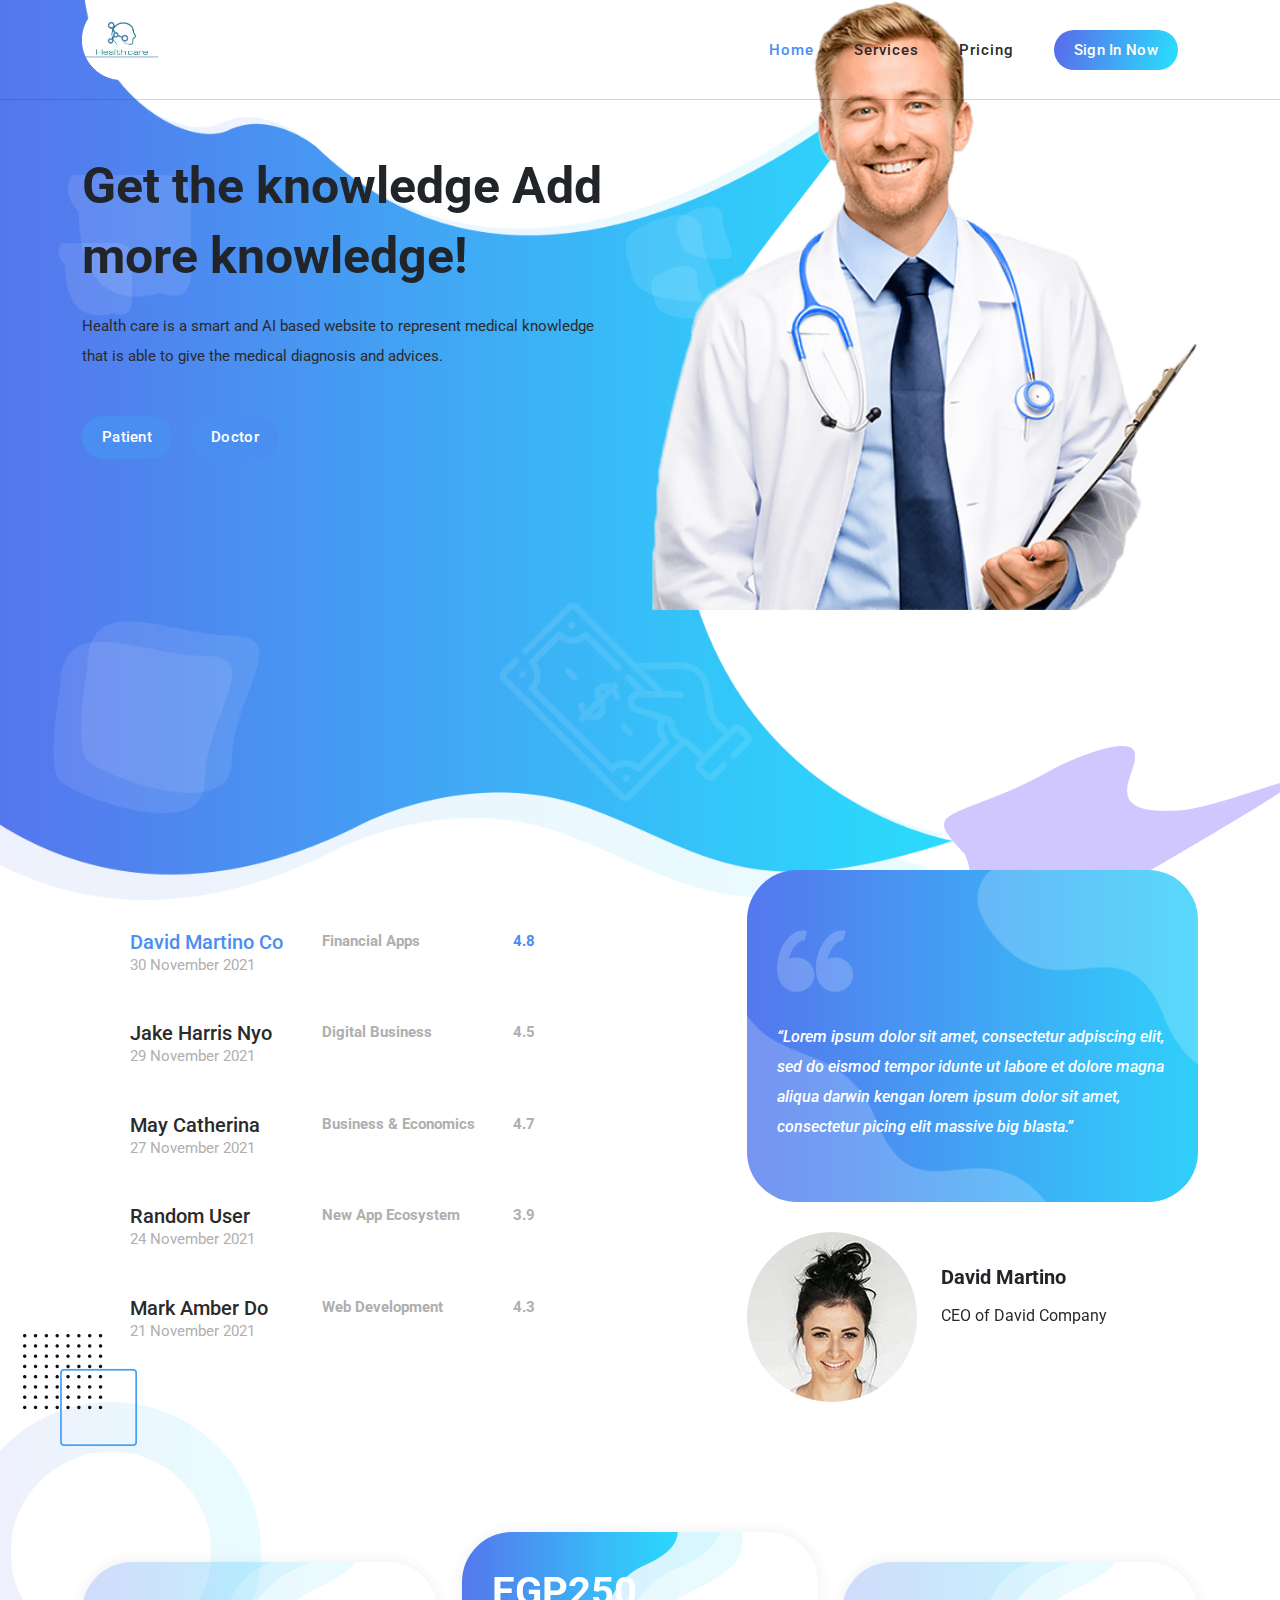
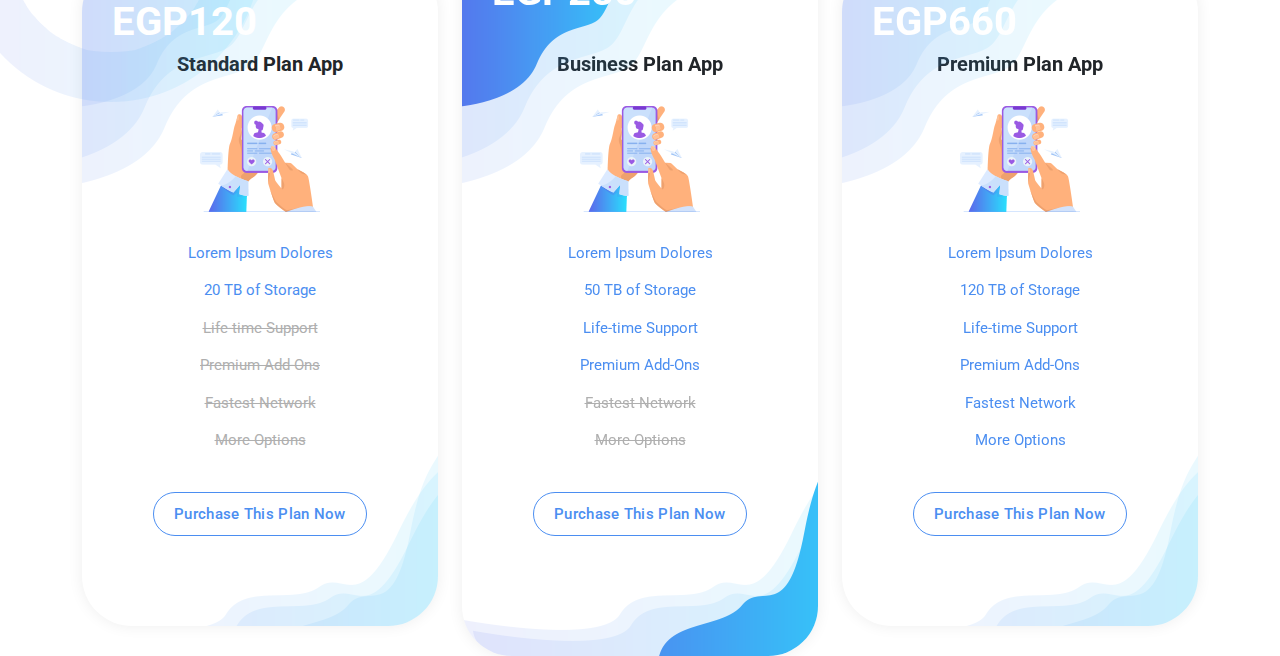
<file: pb_public/index.html>
<html lang="en"><link type="text/css" rel="stylesheet" id="dark-mode-custom-link"><link type="text/css" rel="stylesheet" id="dark-mode-general-link"><style lang="en" type="text/css" id="dark-mode-custom-style"></style><style lang="en" type="text/css" id="dark-mode-native-style"></style><style lang="en" type="text/css" id="dark-mode-native-sheet"></style><head>

  <meta charset="UTF-8">
  <meta name="viewport" content="width=device-width, initial-scale=1, shrink-to-fit=no">
  <meta name="description" content="">
  <meta name="author" content="">
  <link rel="preconnect" href="https://fonts.googleapis.com">
  <link rel="preconnect" href="https://fonts.gstatic.com" crossorigin="">
  <link href="https://fonts.googleapis.com/css2?family=Roboto:wght@100;300;400;500;700;900&amp;display=swap" rel="stylesheet">

  <title>Health Care </title>

  <!-- Bootstrap core CSS -->
  <link href="vendor/bootstrap/css/bootstrap.min.css" rel="stylesheet">

  <!-- some conflict will happen here -->

  <!-- Additional CSS Files -->
  <link rel="stylesheet" href="https://use.fontawesome.com/releases/v5.8.1/css/all.css" integrity="sha384-50oBUHEmvpQ+1lW4y57PTFmhCaXp0ML5d60M1M7uH2+nqUivzIebhndOJK28anvf" crossorigin="anonymous">
  <link rel="stylesheet" href="assets/css/templatemo-chain-app-dev.css">
  <link rel="stylesheet" href="assets/css/animated.css">
  <link rel="stylesheet" href="assets/css/owl.css">
  <!-- alijnoasda -->

<style type="text/css"></style><style type="text/css">@font-face {
font-family: 'rbicon';
src: url(chrome-extension://dipiagiiohfljcicegpgffpbnjmgjcnf/fonts/rbicon.woff2) format("woff2");
font-weight: normal;
font-style: normal; }
</style></head>

<body>
  
<!-- ***** Preloader Start ***** -->
<div id="js-preloader" class="js-preloader loaded">
  <div class="preloader-inner">
    <span class="dot"></span>
    <div class="dots">
      <span></span>
      <span></span>
      <span></span>
    </div>
  </div>
</div>
<!-- ***** Preloader End ***** -->

<!-- ***** Header Area Start ***** -->
<header class="header-area header-sticky wow slideInDown animated" data-wow-duration="0.75s" data-wow-delay="0s" style="visibility: visible;-webkit-animation-duration: 0.75s; -moz-animation-duration: 0.75s; animation-duration: 0.75s;-webkit-animation-delay: 0s; -moz-animation-delay: 0s; animation-delay: 0s;">
  <div class="container">
    <div class="row">
      <div class="col-12">
        <nav class="main-nav">
          <!-- ***** Logo Start ***** -->
          <a href="index.html" class="logo">
            <img src="assets/images/logo.png" alt="Chain App Dev">
          </a>
          <!-- ***** Logo End ***** -->
          <!-- ***** Menu Start ***** -->
          <ul class="nav">
            <li class="scroll-to-section"><a href="#top" class="active">Home</a></li>
            <li class="scroll-to-section"><a href="#services">Services</a></li>
            <!-- <li class="scroll-to-section"><a href="#about">About</a></li> -->
            <li class="scroll-to-section"><a href="#pricing">Pricing</a></li>
            <!-- <li class="scroll-to-section"><a href="#newsletter">Newsletter</a></li> -->
            <li><div class="gradient-button"><a id="modal_trigger" href="#modal"><i class="fa fa-sign-in-alt"></i> Sign In Now</a></div></li> 
          </ul>        
          <a class="menu-trigger">
              <span>Menu</span>
          </a>
          <!-- ***** Menu End ***** -->
        </nav>
      </div>
    </div>
  </div>
</header>
<!-- ***** Header Area End ***** -->

<div id="modal" class="popupContainer" style="display:none;">
  <div class="popupHeader">
      <span class="header_title">Login</span>
      <span class="modal_close"><i class="fa fa-times"></i></span>
  </div>

  <section class="popupBody">   
      <!-- Social Login -->
      <div class="social_login">
          <div class="">
              <a href="#" class="social_box fb">
                  <span class="icon"><i class="fab fa-facebook"></i></span>
                  <span class="icon_title">Connect with Facebook</span>

              </a>

              <a href="#" class="social_box google">
                  <span class="icon"><i class="fab fa-google-plus"></i></span>
                  <span class="icon_title">Connect with Google</span>
              </a>
          </div>

          <div class="centeredText">
              <span>Or use your Email address</span>
          </div>

          <div class="action_btns">
              <div class="one_half"><a href="#" id="login_form" class="btn">Login</a></div>
              <div class="one_half last"><a href="#" id="register_form" class="btn">Sign up</a></div>
          </div>
      </div>

      <!-- Username & Password Login form -->
      <div class="user_login">
          <form>
              <label>Email / Username</label>
              <input type="text">
              <br>

              <label>Password</label>
              <input type="password">
              <br>

              <div class="checkbox">
                  <input id="remember" type="checkbox">
                  <label for="remember">Remember me on this computer</label>
              </div>

              <div class="action_btns">
                  <div class="one_half"><a href="#" class="btn back_btn"><i class="fa fa-angle-double-left"></i> Back</a></div>
                  <div class="one_half last"><a href="#" class="btn btn_red">Login</a></div>
              </div>
          </form>

          <a href="#" class="forgot_password">Forgot password?</a>
      </div>

      <!-- Register Form -->
      <div class="user_register">
          <form>
              <label>Full Name</label>
              <input type="text">
              <br>

              <label>Email Address</label>
              <input type="email">
              <br>

              <label>Password</label>
              <input type="password">
              <br>

              <div class="checkbox">
                  <input id="send_updates" type="checkbox">
                  <label for="send_updates">Send me occasional email updates</label>
              </div>

              <div class="action_btns">
                  <div class="one_half"><a href="#" class="btn back_btn"><i class="fa fa-angle-double-left"></i> Back</a></div>
                  <div class="one_half last"><a href="#" class="btn btn_red">Register</a></div>
              </div>
          </form>
      </div>
  </section>
</div>

<div class="main-banner wow fadeIn animated" id="top" data-wow-duration="1s" data-wow-delay="0.5s" style="visibility: visible;-webkit-animation-duration: 1s; -moz-animation-duration: 1s; animation-duration: 1s;-webkit-animation-delay: 0.5s; -moz-animation-delay: 0.5s; animation-delay: 0.5s;">
  <div class="container">
    <div class="row">
      <div class="col-lg-12">
        <div class="row">
          <div class="col-lg-6 align-self-center">
            <div class="left-content show-up header-text wow fadeInLeft animated" data-wow-duration="1s" data-wow-delay="1s" style="visibility: visible;-webkit-animation-duration: 1s; -moz-animation-duration: 1s; animation-duration: 1s;-webkit-animation-delay: 1s; -moz-animation-delay: 1s; animation-delay: 1s;">
              <div class="row">
                <div class="col-lg-12">
                  <h2>Get the knowledge Add more knowledge!</h2>
                  <p>Health care is a smart and AI based website to represent medical knowledge that is able to give the medical diagnosis and advices.</p>
                </div>
                <div class="col-lg-12">
                  <div class="white-button first-button scroll-to-section">
                    <a href="patient.html">Patient <!-- <i class="fab fa-apple"> --></i></a>
                  </div>
                  <div class="white-button scroll-to-section">
                    <a href="doctor.html">Doctor <!-- <i class="fab fa-google-play"> --></i></a>
                  </div>
                </div>
              </div>
            </div>
          </div>
          <div class="col-lg-6">
            <div class="right-image wow fadeInRight animated" data-wow-duration="1s" data-wow-delay="0.5s" style="visibility: visible;-webkit-animation-duration: 1s; -moz-animation-duration: 1s; animation-duration: 1s;-webkit-animation-delay: 0.5s; -moz-animation-delay: 0.5s; animation-delay: 0.5s;">
              <img src="assets/images/slider-dec.png" alt="">
            </div>
          </div>
        </div>
      </div>
    </div>
  </div>
</div>


  
     



<div id="Services" class="the-clients Services">
  <div class="container">
    <div class="row">
      
      <div class="col-lg-12">
        <div class="naccs">
          <div class="grid">
            <div class="row">
              <div class="col-lg-7 align-self-center">
                <div class="menu">
                  <div class="first-thumb active">
                    <div class="thumb">
                      <div class="row">
                        <div class="col-lg-4 col-sm-4 col-12">
                          <h4>David Martino Co</h4>
                          <span class="date">30 November 2021</span>
                        </div>
                        <div class="col-lg-4 col-sm-4 d-none d-sm-block">
                          <span class="category">Financial Apps</span>
                        </div>
                        <div class="col-lg-4 col-sm-4 col-12">
                            <i class="fa fa-star"></i>
                            <i class="fa fa-star"></i>
                            <i class="fa fa-star"></i>
                            <i class="fa fa-star"></i>
                            <i class="fa fa-star"></i>
                            <span class="rating">4.8</span>
                        </div>
                      </div>
                    </div>
                  </div>
                  <div>
                    <div class="thumb">
                      <div class="row">
                        <div class="col-lg-4 col-sm-4 col-12">
                          <h4>Jake Harris Nyo</h4>
                          <span class="date">29 November 2021</span>
                        </div>
                        <div class="col-lg-4 col-sm-4 d-none d-sm-block">
                          <span class="category">Digital Business</span>
                        </div>
                        <div class="col-lg-4 col-sm-4 col-12">
                            <i class="fa fa-star"></i>
                            <i class="fa fa-star"></i>
                            <i class="fa fa-star"></i>
                            <i class="fa fa-star"></i>
                            <i class="fa fa-star"></i>
                            <span class="rating">4.5</span>
                        </div>
                      </div>
                    </div>
                  </div>
                  <div>
                    <div class="thumb">
                      <div class="row">
                        <div class="col-lg-4 col-sm-4 col-12">
                          <h4>May Catherina</h4>
                          <span class="date">27 November 2021</span>
                        </div>
                        <div class="col-lg-4 col-sm-4 d-none d-sm-block">
                          <span class="category">Business &amp; Economics</span>
                        </div>
                        <div class="col-lg-4 col-sm-4 col-12">
                            <i class="fa fa-star"></i>
                            <i class="fa fa-star"></i>
                            <i class="fa fa-star"></i>
                            <i class="fa fa-star"></i>
                            <i class="fa fa-star"></i>
                            <span class="rating">4.7</span>
                        </div>
                      </div>
                    </div>
                  </div>
                  <div>
                    <div class="thumb">
                      <div class="row">
                        <div class="col-lg-4 col-sm-4 col-12">
                          <h4>Random User</h4>
                          <span class="date">24 November 2021</span>
                        </div>
                        <div class="col-lg-4 col-sm-4 d-none d-sm-block">
                          <span class="category">New App Ecosystem</span>
                        </div>
                        <div class="col-lg-4 col-sm-4 col-12">
                            <i class="fa fa-star"></i>
                            <i class="fa fa-star"></i>
                            <i class="fa fa-star"></i>
                            <i class="fa fa-star"></i>
                            <i class="fa fa-star"></i>
                            <span class="rating">3.9</span>
                        </div>
                      </div>
                    </div>
                  </div>
                  <div class="last-thumb">
                    <div class="thumb">
                      <div class="row">
                        <div class="col-lg-4 col-sm-4 col-12">
                          <h4>Mark Amber Do</h4>
                          <span class="date">21 November 2021</span>
                        </div>
                        <div class="col-lg-4 col-sm-4 d-none d-sm-block">
                          <span class="category">Web Development</span>
                        </div>
                        <div class="col-lg-4 col-sm-4 col-12">
                            <i class="fa fa-star"></i>
                            <i class="fa fa-star"></i>
                            <i class="fa fa-star"></i>
                            <i class="fa fa-star"></i>
                            <i class="fa fa-star"></i>
                            <span class="rating">4.3</span>
                        </div>
                      </div>
                    </div>
                  </div>
                </div>
              </div> 
              <div class="col-lg-5">
                <ul class="nacc">
                  <li class="active">
                    <div>
                      <div class="thumb">
                        <div class="row">
                          <div class="col-lg-12">
                            <div class="client-content">
                              <img src="assets/images/quote.png" alt="">
                              <p>“Lorem ipsum dolor sit amet, consectetur adpiscing elit, sed do eismod tempor idunte ut labore et dolore magna aliqua darwin kengan
                                lorem ipsum dolor sit amet, consectetur picing elit massive big blasta.”</p>
                            </div>
                            <div class="down-content">
                              <img src="assets/images/client-image.jpg" alt="">
                              <div class="right-content">
                                <h4>David Martino</h4>
                                <span>CEO of David Company</span>
                              </div>
                            </div>
                          </div>
                        </div>
                      </div>
                    </div>
                  </li>
                  <li>
                    <div>
                      <div class="thumb">
                        <div class="row">
                          <div class="col-lg-12">
                            <div class="client-content">
                              <img src="assets/images/quote.png" alt="">
                              <p>“CTO, Lorem ipsum dolor sit amet, consectetur adpiscing elit, sed do eismod tempor idunte ut labore et dolore magna aliqua darwin kengan
                                lorem ipsum dolor sit amet, consectetur picing elit massive big blasta.”</p>
                            </div>
                            <div class="down-content">
                              <img src="assets/images/client-image.jpg" alt="">
                              <div class="right-content">
                                <h4>Jake H. Nyo</h4>
                                <span>CTO of Digital Company</span>
                              </div>
                            </div>
                          </div>
                        </div>
                      </div>
                    </div>
                  </li>
                  <li>
                    <div>
                      <div class="thumb">
                        <div class="row">
                          <div class="col-lg-12">
                            <div class="client-content">
                              <img src="assets/images/quote.png" alt="">
                              <p>“May, Lorem ipsum dolor sit amet, consectetur adpiscing elit, sed do eismod tempor idunte ut labore et dolore magna aliqua darwin kengan
                                lorem ipsum dolor sit amet, consectetur picing elit massive big blasta.”</p>
                            </div>
                            <div class="down-content">
                              <img src="assets/images/client-image.jpg" alt="">
                              <div class="right-content">
                                <h4>May C.</h4>
                                <span>Founder of Catherina Co.</span>
                              </div>
                            </div>
                          </div>
                        </div>
                      </div>
                    </div>
                  </li>
                  <li>
                    <div>
                      <div class="thumb">
                        <div class="row">
                          <div class="col-lg-12">
                            <div class="client-content">
                              <img src="assets/images/quote.png" alt="">
                              <p>“Lorem ipsum dolor sit amet, consectetur adpiscing elit, sed do eismod tempor idunte ut labore et dolore magna aliqua darwin kengan
                                lorem ipsum dolor sit amet, consectetur picing elit massive big blasta.”</p>
                            </div>
                            <div class="down-content">
                              <img src="assets/images/client-image.jpg" alt="">
                              <div class="right-content">
                                <h4>Random Staff</h4>
                                <span>Manager, Digital Company</span>
                              </div>
                            </div>
                          </div>
                        </div>
                      </div>
                    </div>
                  </li>
                  <li>
                    <div>
                      <div class="thumb">
                        <div class="row">
                          <div class="col-lg-12">
                            <div class="client-content">
                              <img src="assets/images/quote.png" alt="">
                              <p>“Mark, Lorem ipsum dolor sit amet, consectetur adpiscing elit, sed do eismod tempor idunte ut labore et dolore magna aliqua darwin kengan
                                lorem ipsum dolor sit amet, consectetur picing elit massive big blasta.”</p>
                            </div>
                            <div class="down-content">
                              <img src="assets/images/client-image.jpg" alt="">
                              <div class="right-content">
                                <h4>Mark Am</h4>
                                <span>CTO, Amber Do Company</span>
                              </div>
                            </div>
                          </div>
                        </div>
                      </div>
                    </div>
                  </li>
                </ul>
              </div>          
            </div>
          </div>
        </div>
      </div>
    </div>
  </div>
</div>

<div id="pricing" class="pricing-tables">
  <div class="container">
    <div class="row">
      <div class="col-lg-8 offset-lg-2">
        
      </div>
      <div class="col-lg-4">
        <div class="pricing-item-regular">
          <span class="price">EGP120</span>
          <h4>Standard Plan App</h4>
          <div class="icon">
            <img src="assets/images/pricing-table-01.png" alt="">
          </div>
          <ul>
            <li>Lorem Ipsum Dolores</li>
            <li>20 TB of Storage</li>
            <li class="non-function">Life-time Support</li>
            <li class="non-function">Premium Add-Ons</li>
            <li class="non-function">Fastest Network</li>
            <li class="non-function">More Options</li>
          </ul>
          <div class="border-button">
            <a href="#">Purchase This Plan Now</a>
          </div>
        </div>
      </div>
      <div class="col-lg-4">
        <div class="pricing-item-pro">
          <span class="price">EGP250</span>
          <h4>Business Plan App</h4>
          <div class="icon">
            <img src="assets/images/pricing-table-01.png" alt="">
          </div>
          <ul>
            <li>Lorem Ipsum Dolores</li>
            <li>50 TB of Storage</li>
            <li>Life-time Support</li>
            <li>Premium Add-Ons</li>
            <li class="non-function">Fastest Network</li>
            <li class="non-function">More Options</li>
          </ul>
          <div class="border-button">
            <a href="#">Purchase This Plan Now</a>
          </div>
        </div>
      </div>
      <div class="col-lg-4">
        <div class="pricing-item-regular">
          <span class="price">EGP660</span>
          <h4>Premium Plan App</h4>
          <div class="icon">
            <img src="assets/images/pricing-table-01.png" alt="">
          </div>
          <ul>
            <li>Lorem Ipsum Dolores</li>
            <li>120 TB of Storage</li>
            <li>Life-time Support</li>
            <li>Premium Add-Ons</li>
            <li>Fastest Network</li>
            <li>More Options</li>
          </ul>
          <div class="border-button">
            <a href="#">Purchase This Plan Now</a>
          </div>
        </div>
      </div>
    </div>
  </div>
</div> 




<!-- Scripts -->
<script src="vendor/jquery/jquery.min.js"></script>
<script src="vendor/bootstrap/js/bootstrap.bundle.min.js"></script>
<script src="assets/js/owl-carousel.js"></script>
<script src="assets/js/animation.js"></script>
<script src="assets/js/imagesloaded.js"></script>
<script src="assets/js/popup.js"></script>
<script src="assets/js/custom.js"></script><div id="lean_overlay"></div>
<!-- Code injected by live-server -->
<script>
// <![CDATA[  <-- For SVG support
if ('WebSocket' in window) {
  (function () {
    function refreshCSS() {
      var sheets = [].slice.call(document.getElementsByTagName("link"));
      var head = document.getElementsByTagName("head")[0];
      for (var i = 0; i < sheets.length; ++i) {
        var elem = sheets[i];
        var parent = elem.parentElement || head;
        parent.removeChild(elem);
        var rel = elem.rel;
        if (elem.href && typeof rel != "string" || rel.length == 0 || rel.toLowerCase() == "stylesheet") {
          var url = elem.href.replace(/(&|\?)_cacheOverride=\d+/, '');
          elem.href = url + (url.indexOf('?') >= 0 ? '&' : '?') + '_cacheOverride=' + (new Date().valueOf());
        }
        parent.appendChild(elem);
      }
    }
    var protocol = window.location.protocol === 'http:' ? 'ws://' : 'wss://';
    var address = protocol + window.location.host + window.location.pathname + '/ws';
    var socket = new WebSocket(address);
    socket.onmessage = function (msg) {
      if (msg.data == 'reload') window.location.reload();
      else if (msg.data == 'refreshcss') refreshCSS();
    };
    if (sessionStorage && !sessionStorage.getItem('IsThisFirstTime_Log_From_LiveServer')) {
      console.log('Live reload enabled.');
      sessionStorage.setItem('IsThisFirstTime_Log_From_LiveServer', true);
    }
  })();
}
else {
  console.error('Upgrade your browser. This Browser is NOT supported WebSocket for Live-Reloading.');
}
// ]]>
</script>

<div id="rememberry__extension__root" style="all: unset;"></div></body></html>
</file>
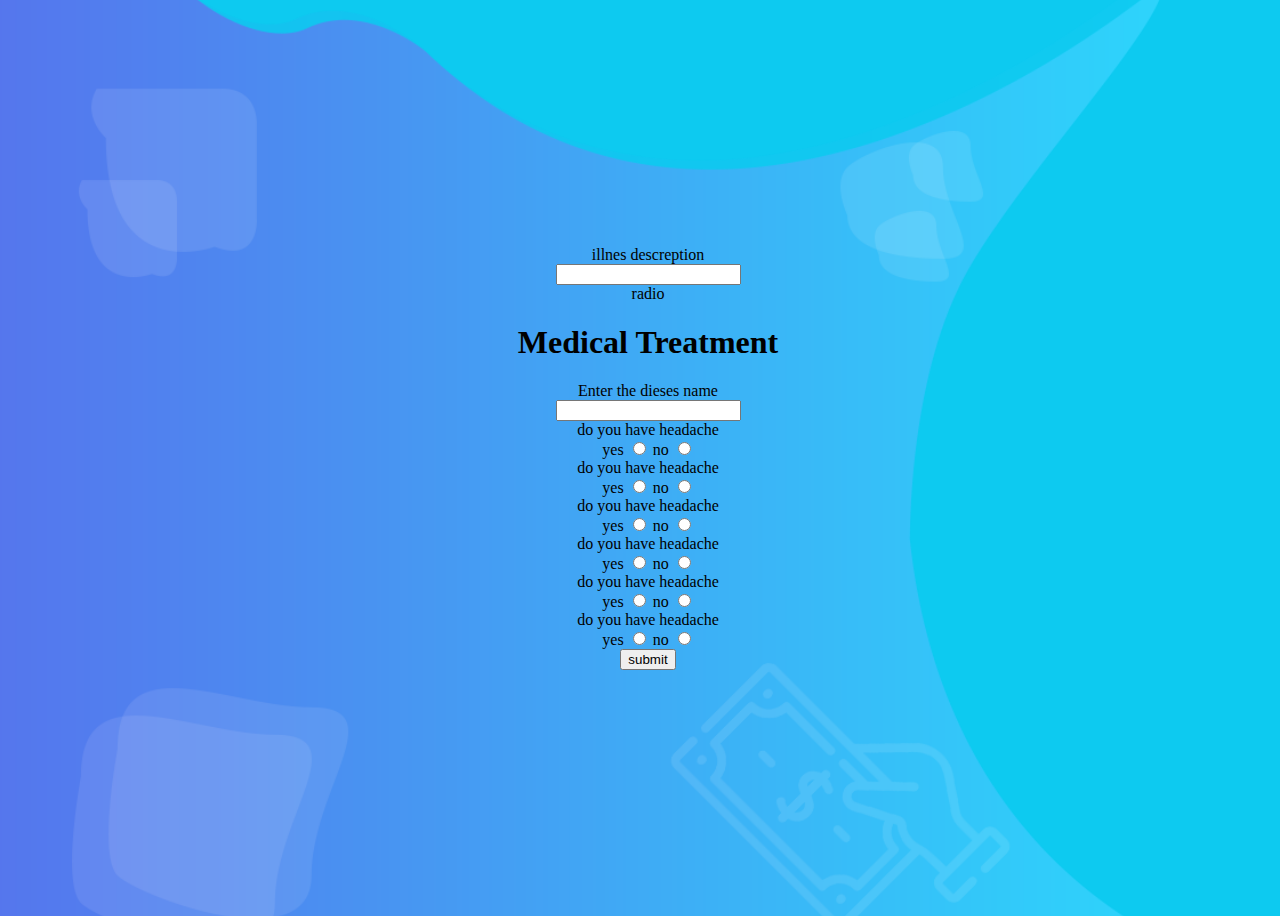
<file: ht2.html>
<!DOCTYPE html>
<html lang="en">
<head>
    <meta charset="UTF-8">
    <meta http-equiv="X-UA-Compatible" content="IE=edge">
    <meta name="viewport" content="width=device-width, initial-scale=1.0">
    <title>Document</title>
    <link href="assets/css/doctor.css" rel="stylesheet">

</head>
<body>
    <div class="illSpecs" style="top: 120px;">illnes descreption</div>
    <div class="illSpecs"><input type="text"></div>radio
    <h1 name="title" >Medical Treatment </h1>
    <div>Enter the dieses name</div>
    <input type="text">
    <!--  -->
    <div>do you have headache</div>
    <div>yes
        <input type="radio" name="headachebox">
        no
        <input type="radio" name="headachebox">
    </div>
<!--  -->
  <!--  -->
  <div>do you have headache</div>
  <div>yes
      <input type="radio" name="headacheyesbox">
      no
      <input type="radio" name="headachenobox">
  </div>
<!--  -->
  <!--  -->
  <div>do you have headache</div>
  <div>yes
      <input type="radio" name="headacheyesbox">
      no
      <input type="radio" name="headachenobox">
  </div>
<!--  -->
  <!--  -->
  <div>do you have headache</div>
  <div>yes
      <input type="radio" name="headacheyesbox">
      no
      <input type="radio" name="headachenobox">
  </div>
<!--  -->
  <!--  -->
  <div>do you have headache</div>
  <div>yes
      <input type="radio" name="headacheyesbox">
      no
      <input type="radio" name="headachenobox">
  </div>
<!--  -->
  <!--  -->
  <div>do you have headache</div>
  <div>yes
      <input type="radio" name="headacheyesbox">
      no
      <input type="radio" name="headachenobox">
  </div>
<!--  -->

<button>submit</button>

</body>
</html>
</file>
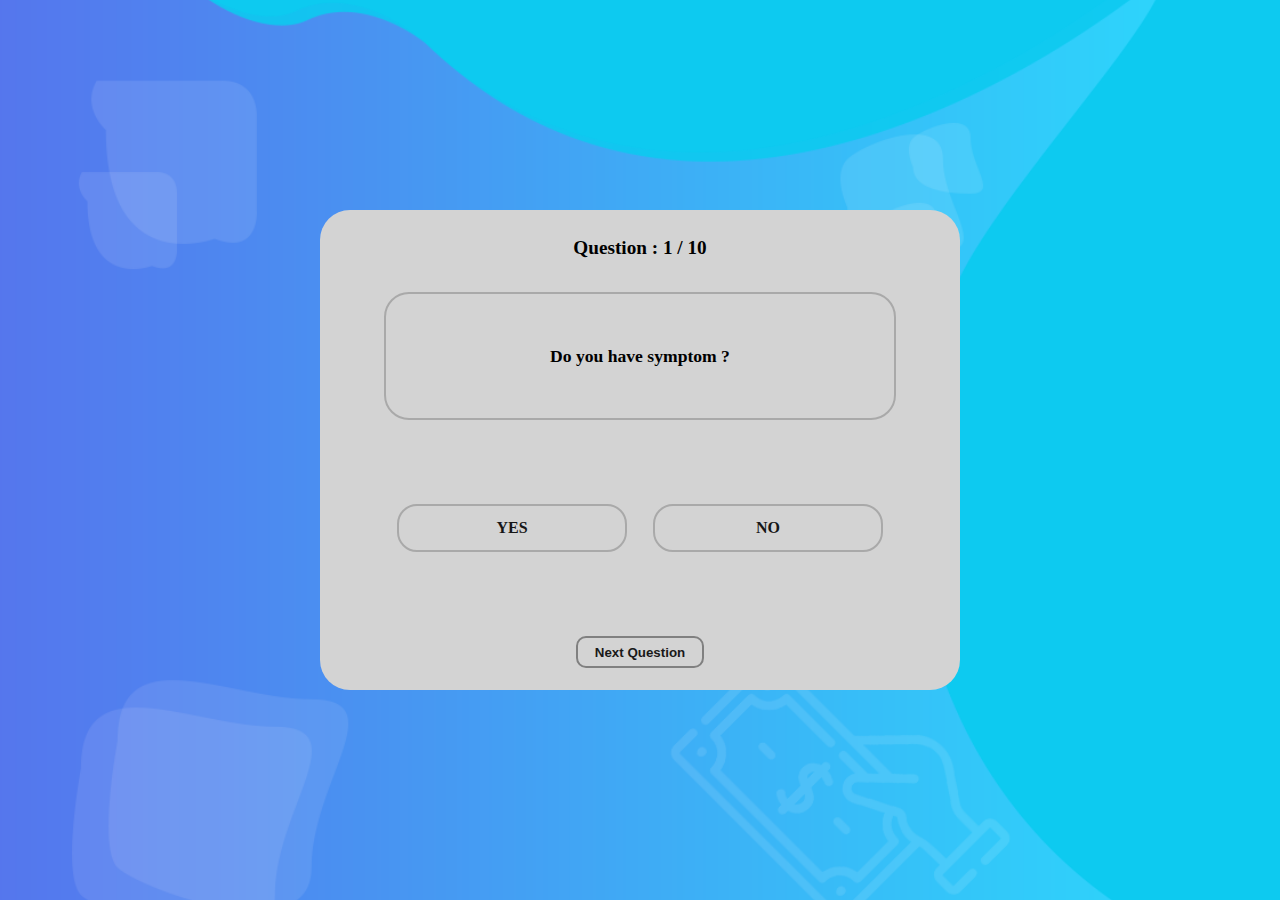
<file: ht3.html>
<!DOCTYPE html>
<html lang="en">
<head>
    <meta charset="UTF-8">
    <meta http-equiv="X-UA-Compatible" content="IE=edge">
    <meta name="viewport" content="width=device-width, initial-scale=1.0">
    <title>Document</title>
    <link href="assets/css/question.css" rel="stylesheet">
    <script src="assets/js/question.js"></script>
</head>
<body onload="NextQuestion(0)">
    <main>
        <!-- creating a modal for when quiz ends -->
        <div class="modal-container" id="score-modal">

            <div class="modal-content-container">

                <h1>Congratulations, Quiz Completed.</h1>

                <div class="grade-details">
                    <p>Attempts : 10</p>
                    <p>Wrong Answers : <span id="wrong-answers"></span></p>
                    <p>Right Answers : <span id="right-answers"></span></p>
                    <!-- <p>Grade : <span id="grade-percentage"></span>%</p> -->
                    <p ><span id="remarks"></span></p>
                </div>

                <div class="modal-button-container">
                    <button onclick="closeScoreModal()">Continue</button>
                </div>

            </div>
        </div>
<!-- end of modal of quiz details-->

        <div class="game-quiz-container">

            <div class="game-details-container">
                <!-- <h1>Score : <span id="player-score"></span> / 10</h1> -->
                <h1> Question : <span id="question-number"></span> / 10</h1>
            </div>

            <div class="game-question-container">
                <h1 id="display-question"></h1>
            </div>

            <div class="game-options-container">

               <div class="modal-container" id="option-modal">

                    <div class="modal-content-container">
                         <h1>Please Pick An Option</h1>

                         <div class="modal-button-container">
                            <button onclick="closeOptionModal()">Continue</button>
                        </div>

                    </div>

               </div>

                <span>
                    <input type="radio" id="option-one" name="option" class="radio" value="optionA" />
                    <label for="option-one" class="option" id="option-one-label"></label>
                </span>


                <span>
                    <input type="radio" id="option-two" name="option" class="radio" value="optionB" />
                    <label for="option-two" class="option" id="option-two-label"></label>
                </span>


                <!-- <span>
                    <input type="radio" id="option-three" name="option" class="radio" value="optionC" />
                    <label for="option-three" class="option" id="option-three-label"></label>
                </span> -->


                <!-- <span>
                    <input type="radio" id="option-four" name="option" class="radio" value="optionD" />
                    <label for="option-four" class="option" id="option-four-label"></label>
                </span> -->


            </div>

            <div class="next-button-container">
                <button onclick="handleNextQuestion()">Next Question</button>
            </div>

        </div>
    </main>

</body>
</html>
</file>
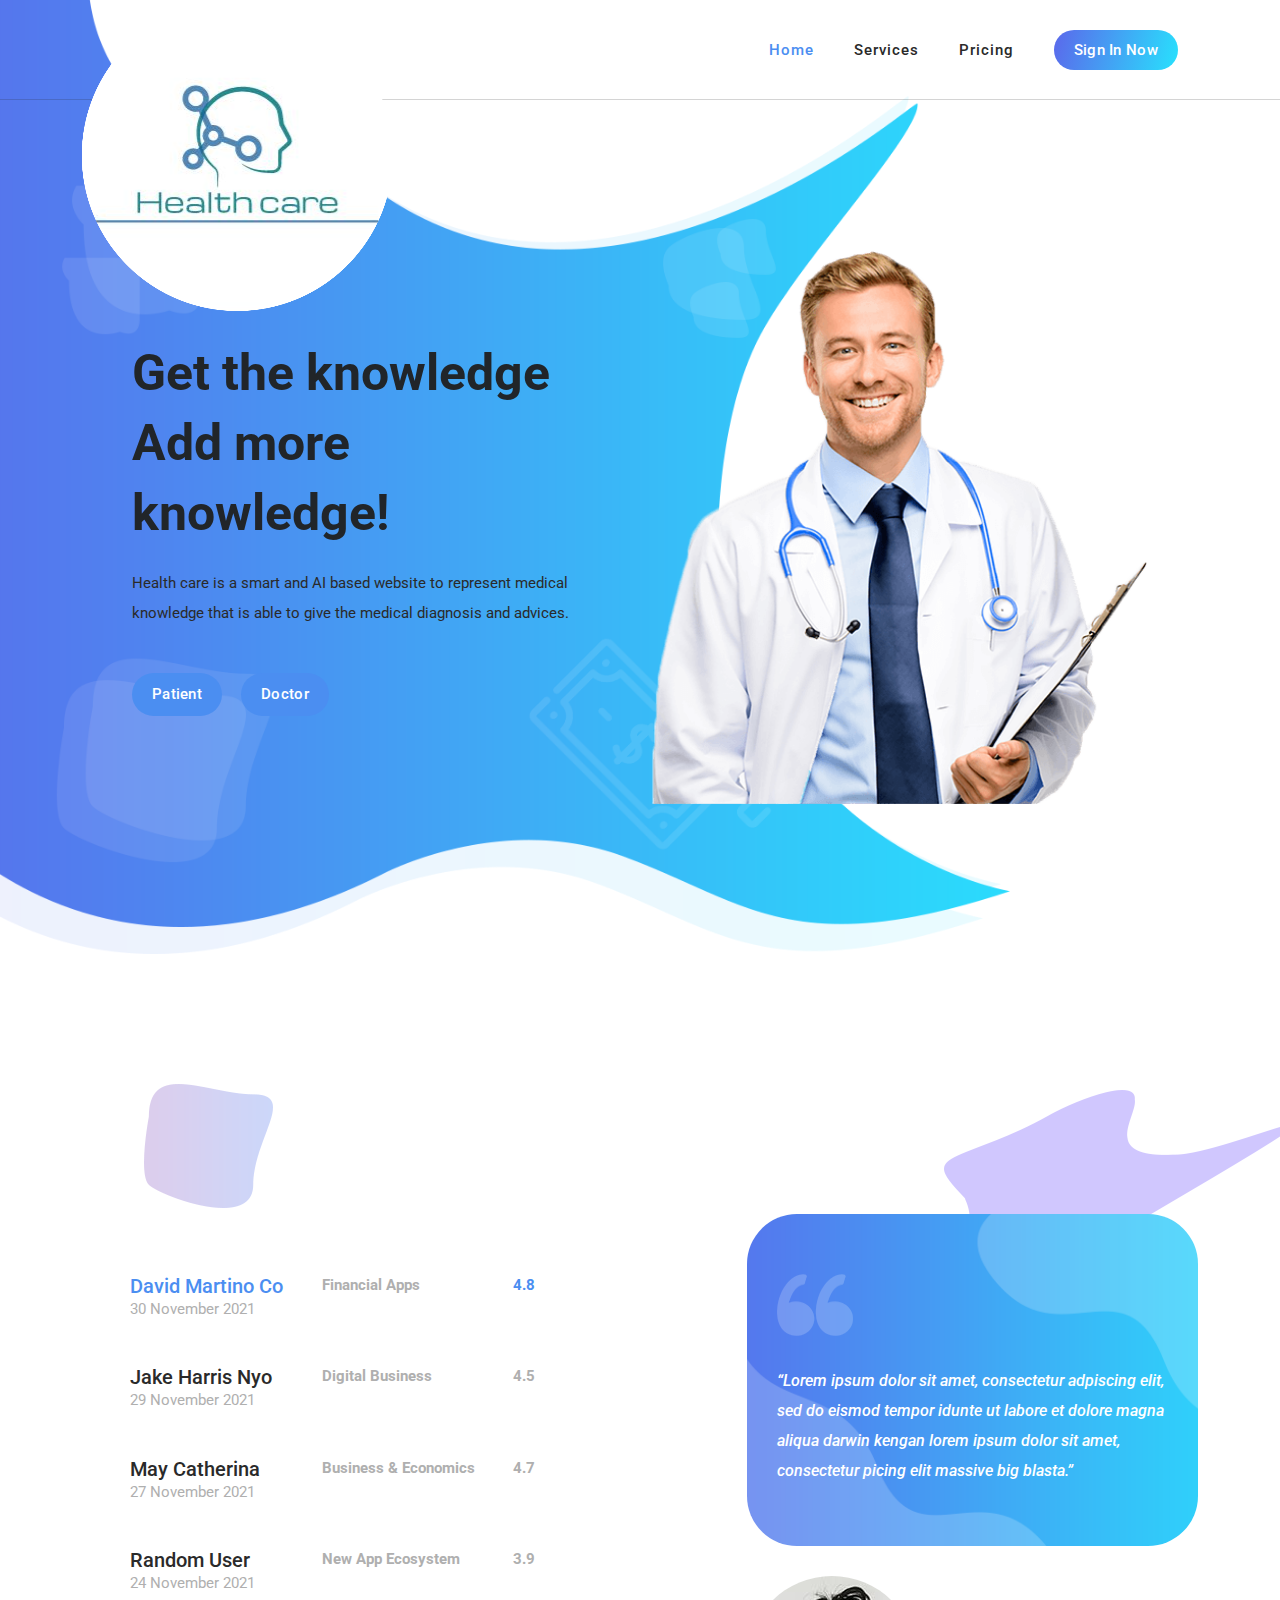
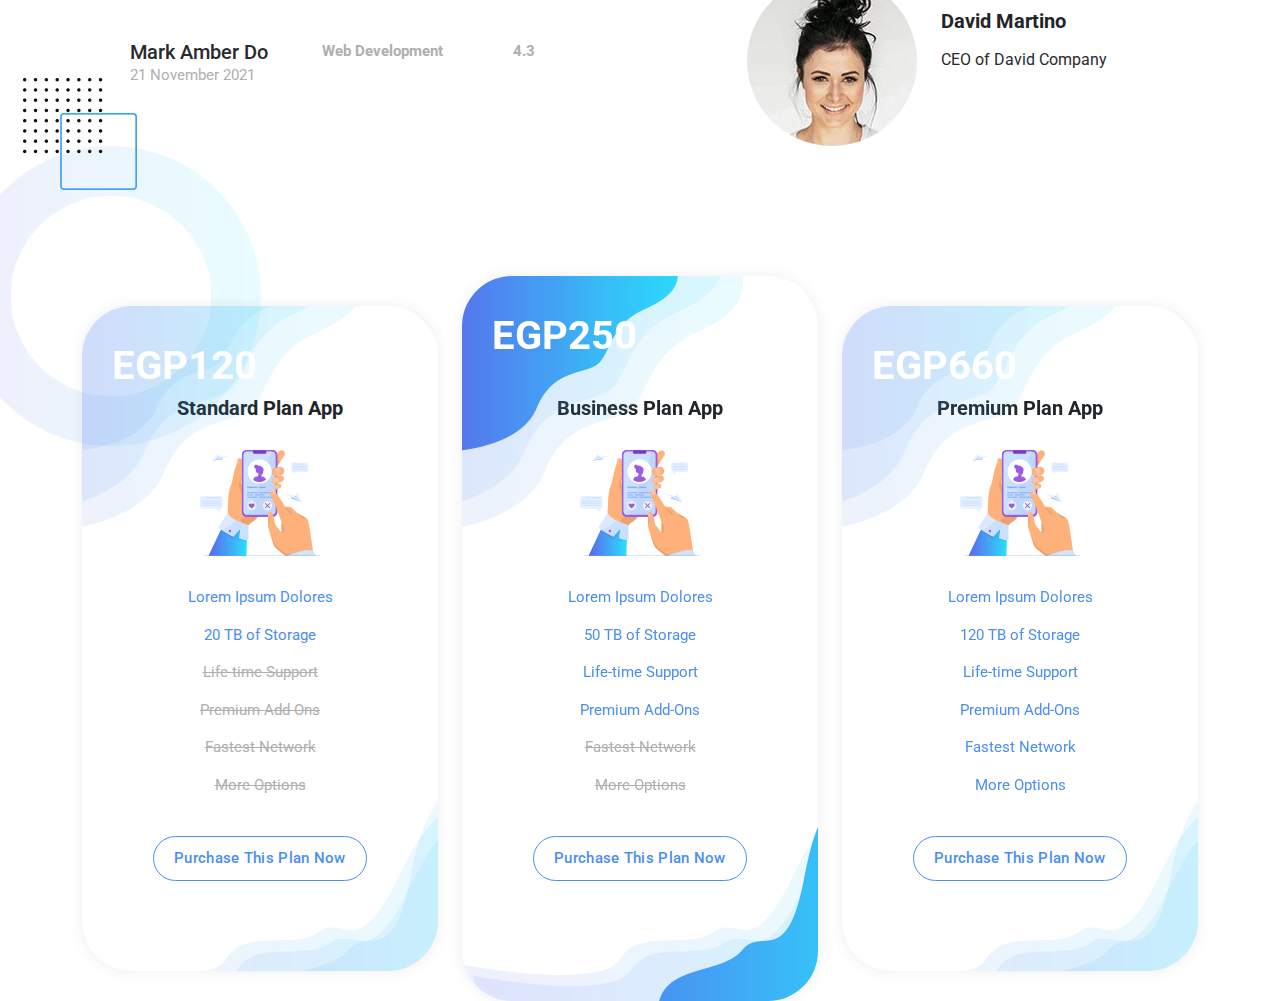
<file: Main.html>
<html lang="en"><link type="text/css" rel="stylesheet" id="dark-mode-custom-link"><link type="text/css" rel="stylesheet" id="dark-mode-general-link"><style lang="en" type="text/css" id="dark-mode-custom-style"></style><style lang="en" type="text/css" id="dark-mode-native-style"></style><style lang="en" type="text/css" id="dark-mode-native-sheet"></style><head>

  <meta charset="UTF-8">
  <meta name="viewport" content="width=device-width, initial-scale=1, shrink-to-fit=no">
  <meta name="description" content="">
  <meta name="author" content="">
  <link rel="preconnect" href="https://fonts.googleapis.com">
  <link rel="preconnect" href="https://fonts.gstatic.com" crossorigin="">
  <link href="https://fonts.googleapis.com/css2?family=Roboto:wght@100;300;400;500;700;900&amp;display=swap" rel="stylesheet">

  <title>Chain App Dev - App Landing Page HTML5 Template</title>

  <!-- Bootstrap core CSS -->
  <link href="vendor/bootstrap/css/bootstrap.min.css" rel="stylesheet">

  <!-- some conflict will happen here -->

  <!-- Additional CSS Files -->
  <link rel="stylesheet" href="https://use.fontawesome.com/releases/v5.8.1/css/all.css" integrity="sha384-50oBUHEmvpQ+1lW4y57PTFmhCaXp0ML5d60M1M7uH2+nqUivzIebhndOJK28anvf" crossorigin="anonymous">
  <link rel="stylesheet" href="assets/css/templatemo-chain-app-dev.css">
  <link rel="stylesheet" href="assets/css/animated.css">
  <link rel="stylesheet" href="assets/css/owl.css">

<style type="text/css"></style><style type="text/css">@font-face {
font-family: 'rbicon';
src: url(chrome-extension://dipiagiiohfljcicegpgffpbnjmgjcnf/fonts/rbicon.woff2) format("woff2");
font-weight: normal;
font-style: normal; }
</style></head>

<body>

<!-- ***** Preloader Start ***** -->
<div id="js-preloader" class="js-preloader loaded">
  <div class="preloader-inner">
    <span class="dot"></span>
    <div class="dots">
      <span></span>
      <span></span>
      <span></span>
    </div>
  </div>
</div>
<!-- ***** Preloader End ***** -->

<!-- ***** Header Area Start ***** -->
<header class="header-area header-sticky wow slideInDown animated" data-wow-duration="0.75s" data-wow-delay="0s" style="visibility: visible;-webkit-animation-duration: 0.75s; -moz-animation-duration: 0.75s; animation-duration: 0.75s;-webkit-animation-delay: 0s; -moz-animation-delay: 0s; animation-delay: 0s;">
  <div class="container">
    <div class="row">
      <div class="col-12">
        <nav class="main-nav">
          <!-- ***** Logo Start ***** -->
          <a href="index.html" class="logo">
            <img src="assets/images/logo.png" alt="Chain App Dev">
          </a>
          <!-- ***** Logo End ***** -->
          <!-- ***** Menu Start ***** -->
          <ul class="nav">
            <li class="scroll-to-section"><a href="#top" class="active">Home</a></li>
            <li class="scroll-to-section"><a href="#services">Services</a></li>
            <!-- <li class="scroll-to-section"><a href="#about">About</a></li> -->
            <li class="scroll-to-section"><a href="#pricing">Pricing</a></li>
            <!-- <li class="scroll-to-section"><a href="#newsletter">Newsletter</a></li> -->
            <li><div class="gradient-button"><a id="modal_trigger" href="#modal"><i class="fa fa-sign-in-alt"></i> Sign In Now</a></div></li> 
          </ul>        
          <a class="menu-trigger">
              <span>Menu</span>
          </a>
          <!-- ***** Menu End ***** -->
        </nav>
      </div>
    </div>
  </div>
</header>
<!-- ***** Header Area End ***** -->

<div id="modal" class="popupContainer" style="display:none;">
  <div class="popupHeader">
      <span class="header_title">Login</span>
      <span class="modal_close"><i class="fa fa-times"></i></span>
  </div>

  <section class="popupBody">   
      <!-- Social Login -->
      <div class="social_login">
          <div class="">
              <a href="#" class="social_box fb">
                  <span class="icon"><i class="fab fa-facebook"></i></span>
                  <span class="icon_title">Connect with Facebook</span>

              </a>

              <a href="#" class="social_box google">
                  <span class="icon"><i class="fab fa-google-plus"></i></span>
                  <span class="icon_title">Connect with Google</span>
              </a>
          </div>

          <div class="centeredText">
              <span>Or use your Email address</span>
          </div>

          <div class="action_btns">
              <div class="one_half"><a href="#" id="login_form" class="btn">Login</a></div>
              <div class="one_half last"><a href="#" id="register_form" class="btn">Sign up</a></div>
          </div>
      </div>

      <!-- Username & Password Login form -->
      <div class="user_login">
          <form>
              <label>Email / Username</label>
              <input type="text">
              <br>

              <label>Password</label>
              <input type="password">
              <br>

              <div class="checkbox">
                  <input id="remember" type="checkbox">
                  <label for="remember">Remember me on this computer</label>
              </div>

              <div class="action_btns">
                  <div class="one_half"><a href="#" class="btn back_btn"><i class="fa fa-angle-double-left"></i> Back</a></div>
                  <div class="one_half last"><a href="#" class="btn btn_red">Login</a></div>
              </div>
          </form>

          <a href="#" class="forgot_password">Forgot password?</a>
      </div>

      <!-- Register Form -->
      <div class="user_register">
          <form>
              <label>Full Name</label>
              <input type="text">
              <br>

              <label>Email Address</label>
              <input type="email">
              <br>

              <label>Password</label>
              <input type="password">
              <br>

              <div class="checkbox">
                  <input id="send_updates" type="checkbox">
                  <label for="send_updates">Send me occasional email updates</label>
              </div>

              <div class="action_btns">
                  <div class="one_half"><a href="#" class="btn back_btn"><i class="fa fa-angle-double-left"></i> Back</a></div>
                  <div class="one_half last"><a href="#" class="btn btn_red">Register</a></div>
              </div>
          </form>
      </div>
  </section>
</div>

<div class="main-banner wow fadeIn animated" id="top" data-wow-duration="1s" data-wow-delay="0.5s" style="visibility: visible;-webkit-animation-duration: 1s; -moz-animation-duration: 1s; animation-duration: 1s;-webkit-animation-delay: 0.5s; -moz-animation-delay: 0.5s; animation-delay: 0.5s;">
  <div class="container">
    <div class="row">
      <div class="col-lg-12">
        <div class="row">
          <div class="col-lg-6 align-self-center">
            <div class="left-content show-up header-text wow fadeInLeft animated" data-wow-duration="1s" data-wow-delay="1s" style="visibility: visible;-webkit-animation-duration: 1s; -moz-animation-duration: 1s; animation-duration: 1s;-webkit-animation-delay: 1s; -moz-animation-delay: 1s; animation-delay: 1s;">
              <div class="row">
                <div class="col-lg-12">
                  <h2>Get the knowledge Add more knowledge!</h2>
                  <p>Health care is a smart and AI based website to represent medical knowledge that is able to give the medical diagnosis and advices.</p>
                </div>
                <div class="col-lg-12">
                  <div class="white-button first-button scroll-to-section">
                    <a href="ht3.html">Patient <!-- <i class="fab fa-apple"> --></i></a>
                  </div>
                  <div class="white-button scroll-to-section">
                    <a href="index.html".html">Doctor <!-- <i class="fab fa-google-play"> --></i></a>
                  </div>
                </div>
              </div>
            </div>
          </div>
          <div class="col-lg-6">
            <div class="right-image wow fadeInRight animated" data-wow-duration="1s" data-wow-delay="0.5s" style="visibility: visible;-webkit-animation-duration: 1s; -moz-animation-duration: 1s; animation-duration: 1s;-webkit-animation-delay: 0.5s; -moz-animation-delay: 0.5s; animation-delay: 0.5s;">
              <img src="assets/images/slider-dec.png" alt="">
            </div>
          </div>
        </div>
      </div>
    </div>
  </div>
</div>


  
     



<div id="Services" class="the-clients Services">
  <div class="container">
    <div class="row">
      
      <div class="col-lg-12">
        <div class="naccs">
          <div class="grid">
            <div class="row">
              <div class="col-lg-7 align-self-center">
                <div class="menu">
                  <div class="first-thumb active">
                    <div class="thumb">
                      <div class="row">
                        <div class="col-lg-4 col-sm-4 col-12">
                          <h4>David Martino Co</h4>
                          <span class="date">30 November 2021</span>
                        </div>
                        <div class="col-lg-4 col-sm-4 d-none d-sm-block">
                          <span class="category">Financial Apps</span>
                        </div>
                        <div class="col-lg-4 col-sm-4 col-12">
                            <i class="fa fa-star"></i>
                            <i class="fa fa-star"></i>
                            <i class="fa fa-star"></i>
                            <i class="fa fa-star"></i>
                            <i class="fa fa-star"></i>
                            <span class="rating">4.8</span>
                        </div>
                      </div>
                    </div>
                  </div>
                  <div>
                    <div class="thumb">
                      <div class="row">
                        <div class="col-lg-4 col-sm-4 col-12">
                          <h4>Jake Harris Nyo</h4>
                          <span class="date">29 November 2021</span>
                        </div>
                        <div class="col-lg-4 col-sm-4 d-none d-sm-block">
                          <span class="category">Digital Business</span>
                        </div>
                        <div class="col-lg-4 col-sm-4 col-12">
                            <i class="fa fa-star"></i>
                            <i class="fa fa-star"></i>
                            <i class="fa fa-star"></i>
                            <i class="fa fa-star"></i>
                            <i class="fa fa-star"></i>
                            <span class="rating">4.5</span>
                        </div>
                      </div>
                    </div>
                  </div>
                  <div>
                    <div class="thumb">
                      <div class="row">
                        <div class="col-lg-4 col-sm-4 col-12">
                          <h4>May Catherina</h4>
                          <span class="date">27 November 2021</span>
                        </div>
                        <div class="col-lg-4 col-sm-4 d-none d-sm-block">
                          <span class="category">Business &amp; Economics</span>
                        </div>
                        <div class="col-lg-4 col-sm-4 col-12">
                            <i class="fa fa-star"></i>
                            <i class="fa fa-star"></i>
                            <i class="fa fa-star"></i>
                            <i class="fa fa-star"></i>
                            <i class="fa fa-star"></i>
                            <span class="rating">4.7</span>
                        </div>
                      </div>
                    </div>
                  </div>
                  <div>
                    <div class="thumb">
                      <div class="row">
                        <div class="col-lg-4 col-sm-4 col-12">
                          <h4>Random User</h4>
                          <span class="date">24 November 2021</span>
                        </div>
                        <div class="col-lg-4 col-sm-4 d-none d-sm-block">
                          <span class="category">New App Ecosystem</span>
                        </div>
                        <div class="col-lg-4 col-sm-4 col-12">
                            <i class="fa fa-star"></i>
                            <i class="fa fa-star"></i>
                            <i class="fa fa-star"></i>
                            <i class="fa fa-star"></i>
                            <i class="fa fa-star"></i>
                            <span class="rating">3.9</span>
                        </div>
                      </div>
                    </div>
                  </div>
                  <div class="last-thumb">
                    <div class="thumb">
                      <div class="row">
                        <div class="col-lg-4 col-sm-4 col-12">
                          <h4>Mark Amber Do</h4>
                          <span class="date">21 November 2021</span>
                        </div>
                        <div class="col-lg-4 col-sm-4 d-none d-sm-block">
                          <span class="category">Web Development</span>
                        </div>
                        <div class="col-lg-4 col-sm-4 col-12">
                            <i class="fa fa-star"></i>
                            <i class="fa fa-star"></i>
                            <i class="fa fa-star"></i>
                            <i class="fa fa-star"></i>
                            <i class="fa fa-star"></i>
                            <span class="rating">4.3</span>
                        </div>
                      </div>
                    </div>
                  </div>
                </div>
              </div> 
              <div class="col-lg-5">
                <ul class="nacc">
                  <li class="active">
                    <div>
                      <div class="thumb">
                        <div class="row">
                          <div class="col-lg-12">
                            <div class="client-content">
                              <img src="assets/images/quote.png" alt="">
                              <p>“Lorem ipsum dolor sit amet, consectetur adpiscing elit, sed do eismod tempor idunte ut labore et dolore magna aliqua darwin kengan
                                lorem ipsum dolor sit amet, consectetur picing elit massive big blasta.”</p>
                            </div>
                            <div class="down-content">
                              <img src="assets/images/client-image.jpg" alt="">
                              <div class="right-content">
                                <h4>David Martino</h4>
                                <span>CEO of David Company</span>
                              </div>
                            </div>
                          </div>
                        </div>
                      </div>
                    </div>
                  </li>
                  <li>
                    <div>
                      <div class="thumb">
                        <div class="row">
                          <div class="col-lg-12">
                            <div class="client-content">
                              <img src="assets/images/quote.png" alt="">
                              <p>“CTO, Lorem ipsum dolor sit amet, consectetur adpiscing elit, sed do eismod tempor idunte ut labore et dolore magna aliqua darwin kengan
                                lorem ipsum dolor sit amet, consectetur picing elit massive big blasta.”</p>
                            </div>
                            <div class="down-content">
                              <img src="assets/images/client-image.jpg" alt="">
                              <div class="right-content">
                                <h4>Jake H. Nyo</h4>
                                <span>CTO of Digital Company</span>
                              </div>
                            </div>
                          </div>
                        </div>
                      </div>
                    </div>
                  </li>
                  <li>
                    <div>
                      <div class="thumb">
                        <div class="row">
                          <div class="col-lg-12">
                            <div class="client-content">
                              <img src="assets/images/quote.png" alt="">
                              <p>“May, Lorem ipsum dolor sit amet, consectetur adpiscing elit, sed do eismod tempor idunte ut labore et dolore magna aliqua darwin kengan
                                lorem ipsum dolor sit amet, consectetur picing elit massive big blasta.”</p>
                            </div>
                            <div class="down-content">
                              <img src="assets/images/client-image.jpg" alt="">
                              <div class="right-content">
                                <h4>May C.</h4>
                                <span>Founder of Catherina Co.</span>
                              </div>
                            </div>
                          </div>
                        </div>
                      </div>
                    </div>
                  </li>
                  <li>
                    <div>
                      <div class="thumb">
                        <div class="row">
                          <div class="col-lg-12">
                            <div class="client-content">
                              <img src="assets/images/quote.png" alt="">
                              <p>“Lorem ipsum dolor sit amet, consectetur adpiscing elit, sed do eismod tempor idunte ut labore et dolore magna aliqua darwin kengan
                                lorem ipsum dolor sit amet, consectetur picing elit massive big blasta.”</p>
                            </div>
                            <div class="down-content">
                              <img src="assets/images/client-image.jpg" alt="">
                              <div class="right-content">
                                <h4>Random Staff</h4>
                                <span>Manager, Digital Company</span>
                              </div>
                            </div>
                          </div>
                        </div>
                      </div>
                    </div>
                  </li>
                  <li>
                    <div>
                      <div class="thumb">
                        <div class="row">
                          <div class="col-lg-12">
                            <div class="client-content">
                              <img src="assets/images/quote.png" alt="">
                              <p>“Mark, Lorem ipsum dolor sit amet, consectetur adpiscing elit, sed do eismod tempor idunte ut labore et dolore magna aliqua darwin kengan
                                lorem ipsum dolor sit amet, consectetur picing elit massive big blasta.”</p>
                            </div>
                            <div class="down-content">
                              <img src="assets/images/client-image.jpg" alt="">
                              <div class="right-content">
                                <h4>Mark Am</h4>
                                <span>CTO, Amber Do Company</span>
                              </div>
                            </div>
                          </div>
                        </div>
                      </div>
                    </div>
                  </li>
                </ul>
              </div>          
            </div>
          </div>
        </div>
      </div>
    </div>
  </div>
</div>

<div id="pricing" class="pricing-tables">
  <div class="container">
    <div class="row">
      <div class="col-lg-8 offset-lg-2">
        
      </div>
      <div class="col-lg-4">
        <div class="pricing-item-regular">
          <span class="price">EGP120</span>
          <h4>Standard Plan App</h4>
          <div class="icon">
            <img src="assets/images/pricing-table-01.png" alt="">
          </div>
          <ul>
            <li>Lorem Ipsum Dolores</li>
            <li>20 TB of Storage</li>
            <li class="non-function">Life-time Support</li>
            <li class="non-function">Premium Add-Ons</li>
            <li class="non-function">Fastest Network</li>
            <li class="non-function">More Options</li>
          </ul>
          <div class="border-button">
            <a href="#">Purchase This Plan Now</a>
          </div>
        </div>
      </div>
      <div class="col-lg-4">
        <div class="pricing-item-pro">
          <span class="price">EGP250</span>
          <h4>Business Plan App</h4>
          <div class="icon">
            <img src="assets/images/pricing-table-01.png" alt="">
          </div>
          <ul>
            <li>Lorem Ipsum Dolores</li>
            <li>50 TB of Storage</li>
            <li>Life-time Support</li>
            <li>Premium Add-Ons</li>
            <li class="non-function">Fastest Network</li>
            <li class="non-function">More Options</li>
          </ul>
          <div class="border-button">
            <a href="#">Purchase This Plan Now</a>
          </div>
        </div>
      </div>
      <div class="col-lg-4">
        <div class="pricing-item-regular">
          <span class="price">EGP660</span>
          <h4>Premium Plan App</h4>
          <div class="icon">
            <img src="assets/images/pricing-table-01.png" alt="">
          </div>
          <ul>
            <li>Lorem Ipsum Dolores</li>
            <li>120 TB of Storage</li>
            <li>Life-time Support</li>
            <li>Premium Add-Ons</li>
            <li>Fastest Network</li>
            <li>More Options</li>
          </ul>
          <div class="border-button">
            <a href="#">Purchase This Plan Now</a>
          </div>
        </div>
      </div>
    </div>
  </div>
</div> 




<!-- Scripts -->
<script src="vendor/jquery/jquery.min.js"></script>
<script src="vendor/bootstrap/js/bootstrap.bundle.min.js"></script>
<script src="assets/js/owl-carousel.js"></script>
<script src="assets/js/animation.js"></script>
<script src="assets/js/imagesloaded.js"></script>
<script src="assets/js/popup.js"></script>
<script src="assets/js/custom.js"></script><div id="lean_overlay"></div>
<!-- Code injected by live-server -->
<script>
// <![CDATA[  <-- For SVG support
if ('WebSocket' in window) {
  (function () {
    function refreshCSS() {
      var sheets = [].slice.call(document.getElementsByTagName("link"));
      var head = document.getElementsByTagName("head")[0];
      for (var i = 0; i < sheets.length; ++i) {
        var elem = sheets[i];
        var parent = elem.parentElement || head;
        parent.removeChild(elem);
        var rel = elem.rel;
        if (elem.href && typeof rel != "string" || rel.length == 0 || rel.toLowerCase() == "stylesheet") {
          var url = elem.href.replace(/(&|\?)_cacheOverride=\d+/, '');
          elem.href = url + (url.indexOf('?') >= 0 ? '&' : '?') + '_cacheOverride=' + (new Date().valueOf());
        }
        parent.appendChild(elem);
      }
    }
    var protocol = window.location.protocol === 'http:' ? 'ws://' : 'wss://';
    var address = protocol + window.location.host + window.location.pathname + '/ws';
    var socket = new WebSocket(address);
    socket.onmessage = function (msg) {
      if (msg.data == 'reload') window.location.reload();
      else if (msg.data == 'refreshcss') refreshCSS();
    };
    if (sessionStorage && !sessionStorage.getItem('IsThisFirstTime_Log_From_LiveServer')) {
      console.log('Live reload enabled.');
      sessionStorage.setItem('IsThisFirstTime_Log_From_LiveServer', true);
    }
  })();
}
else {
  console.error('Upgrade your browser. This Browser is NOT supported WebSocket for Live-Reloading.');
}
// ]]>
</script>

<div id="rememberry__extension__root" style="all: unset;"></div></body></html>
</file>
<file: pb_public/assets/css/templatemo-chain-app-dev.css>
/*

TemplateMo 570 Chain App Dev

https://templatemo.com/tm-570-chain-app-dev

*/

/* ---------------------------------------------
Table of contents
------------------------------------------------
01. font & reset css
02. reset
03. global styles
04. header
05. banner
06. features
07. testimonials
08. contact
09. footer
10. preloader
11. search
12. portfolio

--------------------------------------------- */
/* 
---------------------------------------------
font & reset css
--------------------------------------------- 
*/
/* 
---------------------------------------------
reset
--------------------------------------------- 
*/
html, body, div, span, applet, object, iframe, h1, h2, h3, h4, h5, h6, p, blockquote, div
pre, a, abbr, acronym, address, big, cite, code, del, dfn, em, font, img, ins, kbd, q,
s, samp, small, strike, strong, sub, sup, tt, var, b, u, i, center, dl, dt, dd, ol, ul, li,
figure, header, nav, section, article, aside, footer, figcaption {
  margin: 0;
  padding: 0;
  border: 0;
  outline: 0;
}

/* clear fix */
.grid:after {
  content: '';
  display: block;
  clear: both;
}

/* ---- .grid-item ---- */

.grid-sizer,
.grid-item {
  width: 50%;
}

.grid-item {
  float: left;
}

.grid-item img {
  display: block;
  max-width: 100%;
}

.clearfix:after {
  content: ".";
  display: block;
  clear: both;
  visibility: hidden;
  line-height: 0;
  height: 0;
}

.clearfix {
  display: inline-block;
}

html[xmlns] .clearfix {
  display: block;
}

* html .clearfix {
  height: 1%;
}

ul, li {
  padding: 0;
  margin: 0;
  list-style: none;
}

header, nav, section, article, aside, footer, hgroup {
  display: block;
}

* {
  box-sizing: border-box;
}

html, body {
  font-family: 'Roboto', sans-serif;
  font-weight: 400;
  background-color: #fff;
  -ms-text-size-adjust: 100%;
  -webkit-font-smoothing: antialiased;
  -moz-osx-font-smoothing: grayscale;
}

a {
  text-decoration: none !important;
}

h1, h2, h3, h4, h5, h6 {
  margin-top: 0px;
  margin-bottom: 0px;
}

ul {
  margin-bottom: 0px;
}

p {
  font-size: 15px;
  line-height: 30px;
  font-weight: 300;
  color: #afafaf;
}

img {
  width: 100%;
  overflow: hidden;
}

/* 
---------------------------------------------
global styles
--------------------------------------------- 
*/
html,
body {
  background: #fff;
  font-family: 'Roboto', sans-serif;
}

::selection {
  background: #4b8ef1;
  color: #fff !important;
}

::-moz-selection {
  background: #4b8ef1;
  color: #fff !important;
}

.header-area .logo img{
          max-width: 80px;
  }

@media (max-width: 991px) {
  html, body {
    overflow-x: hidden;
  }
  .mobile-top-fix {
    margin-top: 30px;
    margin-bottom: 0px;
  }
  .mobile-bottom-fix {
    margin-bottom: 30px;
  }
  .mobile-bottom-fix-big {
    margin-bottom: 60px;
  }
}

.section-heading {
  position: relative;
  z-index: 2;
}

.section-heading h4 {
  color: #2a2a2a;
  font-size: 30px;
  font-weight: 700;
  text-transform: capitalize;
  margin-bottom: 10px;
}

.section-heading h4 em {
  font-style: normal;
  color: #4b8ef1;
}

.section-heading img {
  width: 45px;
  height: 2px;
}

.section-heading p {
  margin-top: 10px;
}

.show-up {
  position: relative;
  z-index: 2;
}

.white-button a {
  display: inline-block !important;
  padding: 10px 20px !important;
  color: #4b8ef1 !important;
  text-transform: capitalize;
  font-size: 15px;
  background-color: #fff;
  border-radius: 23px;
  font-weight: 500 !important;
  letter-spacing: 0.3px !important;
  transition: all .5s;
}

.white-button a i {
  margin-left: 5px;
  font-size: 18px;
}

.white-button a:hover {
  background-color: #4b8ef1;
  color: #fff !important;
}

.text-button a {
  font-size: 15px;
}

.text-button a i {
  margin-left: 5px;
  font-size: 14px;
  transition: all .3s;
}

.text-button a:hover i {
  margin-left: 8px;
}

.gradient-button a {
  display: inline-block !important;
  padding: 10px 20px !important;
  color: #fff !important;
  text-transform: capitalize;
  font-size: 15px;
  background: rgb(19,175,240);
  background: linear-gradient(105deg, rgba(91,104,235,1) 0%, rgba(40,225,253,1) 100%);
  border-radius: 23px;
  font-weight: 500 !important;
  letter-spacing: 0.3px !important;
  transition: all .5s;
}

.gradient-button a:hover {
  color: #fff !important;
  background: rgb(19,175,240);
  background: linear-gradient(105deg, rgba(91,104,235,1) 0%, rgba(40,225,253,1) 100%);
}

.border-button a {
  display: inline-block !important;
  padding: 10px 20px !important;
  color: #4b8ef1 !important;
  border: 1px solid #4b8ef1;
  text-transform: capitalize;
  font-size: 15px;
  display: inline-block;
  background-color: #fff;
  border-radius: 23px;
  font-weight: 500 !important;
  letter-spacing: 0.3px !important;
  transition: all .5s;
}

.border-button a:hover {
  background-color: #4b8ef1;
  color: #fff !important;
}


/* 
---------------------------------------------
header
--------------------------------------------- 
*/

.background-header {
  background-color: #fff !important;
  height: 80px!important;
  border-bottom: none !important;
  position: fixed!important;
  top: 0px;
  left: 0px;
  right: 0px;
  box-shadow: 0px 5px 8px rgba(0,0,0,0.03);
}

.background-header .logo,
.background-header .main-nav .nav li a {
  color: #fff;
}

.background-header .main-nav .nav li:hover a {
  color: #4b8ef1;
}

.background-header .nav li a.active {
  position: relative;
  color: #fff;
}

.background-header .nav li a.active:after {
  position: absolute;
  width: 100%;
  height: 1px;
  background-color: #4b8ef1;
  content: '';
  left: 50%;
  bottom: -20px;
  transform: translateX(-50%);
}

.background-header .nav li:last-child a.active:after {
  background-color: transparent;
}

.header-area {
  background-color: transparent;
  border-bottom: 1px solid rgba(42,42,42,0.2);
  position: absolute;
  left: 0px;
  right: 0px;
  z-index: 100;
  height: 100px;
  -webkit-transition: all .5s ease 0s;
  -moz-transition: all .5s ease 0s;
  -o-transition: all .5s ease 0s;
  transition: all .5s ease 0s;
}

.header-area .main-nav {
  min-height: 80px;
  background: transparent;
}

.header-area .main-nav .logo {
  float: left;
  -webkit-transition: all 0.3s ease 0s;
  -moz-transition: all 0.3s ease 0s;
  -o-transition: all 0.3s ease 0s;
  transition: all 0.3s ease 0s;
}

.header-area .main-nav .logo {
    line-height: 100px;
    float: left;
    -webkit-transition: all 0.3s ease 0s;
    -moz-transition: all 0.3s ease 0s;
    -o-transition: all 0.3s ease 0s;
    transition: all 0.3s ease 0s;
}

.background-header .main-nav .logo {
  line-height: 80px;
}

.background-header .main-nav .nav {
  margin-top: 20px !important;
}

.header-area .main-nav .nav {
  float: right;
  margin-top: 30px;
  margin-right: 0px;
  background-color: transparent;
  -webkit-transition: all 0.3s ease 0s;
  -moz-transition: all 0.3s ease 0s;
  -o-transition: all 0.3s ease 0s;
  transition: all 0.3s ease 0s;
  position: relative;
  z-index: 999;
}

.header-area .main-nav .nav li {
  padding-left: 20px;
  padding-right: 20px;
}

.header-area .main-nav .nav li:nth-child(6) {
  padding-right: 0px;
  padding-left: 40px;
}

.header-area .main-nav .nav li:last-child a ,
.background-header .main-nav .nav li:last-child a,
.header-area .main-nav .nav li:nth-child(6) a ,
.background-header .main-nav .nav li:nth-child(6) a {
  padding: 0px 20px !important;
  font-weight: 400;
}

.header-area .main-nav .nav li:last-child a:hover ,
.background-header .main-nav .nav li:last-child a:hover,
.header-area .main-nav .nav li:nth-child(6) a:hover ,
.background-header .main-nav .nav li:nth-child(6) a:hover {
  color: #fff !important;
}

.header-area .main-nav .nav li a {
  display: block;
  font-weight: 500;
  font-size: 15px;
  color: #2a2a2a;
  text-transform: capitalize;
  -webkit-transition: all 0.3s ease 0s;
  -moz-transition: all 0.3s ease 0s;
  -o-transition: all 0.3s ease 0s;
  transition: all 0.3s ease 0s;
  height: 40px;
  line-height: 40px;
  border: transparent;
  letter-spacing: 1px;
}

.header-area .main-nav .nav li:hover a,
.header-area .main-nav .nav li a.active {
  color: #4b8ef1!important;
}

.header-area .main-nav .nav li:last-child a.active {
  color: #fff !important;
}

.background-header .main-nav .nav li:hover a,
.background-header .main-nav .nav li a.active {
  color: #4b8ef1!important;
  opacity: 1;
}

.header-area .main-nav .nav li.submenu {
  position: relative;
  padding-right: 30px;
}

.header-area .main-nav .nav li.submenu:after {
  font-family: FontAwesome;
  content: "\f107";
  font-size: 12px;
  color: #2a2a2a;
  position: absolute;
  right: 18px;
  top: 12px;
}

.background-header .main-nav .nav li.submenu:after {
  color: #2a2a2a;
}

.header-area .main-nav .nav li.submenu ul {
  position: absolute;
  width: 200px;
  box-shadow: 0 2px 28px 0 rgba(0, 0, 0, 0.06);
  overflow: hidden;
  top: 50px;
  opacity: 0;
  transform: translateY(+2em);
  visibility: hidden;
  z-index: -1;
  transition: all 0.3s ease-in-out 0s, visibility 0s linear 0.3s, z-index 0s linear 0.01s;
}

.header-area .main-nav .nav li.submenu ul li {
  margin-left: 0px;
  padding-left: 0px;
  padding-right: 0px;
}

.header-area .main-nav .nav li.submenu ul li a {
  opacity: 1;
  display: block;
  background: #f7f7f7;
  color: #2a2a2a!important;
  padding-left: 20px;
  height: 40px;
  line-height: 40px;
  -webkit-transition: all 0.3s ease 0s;
  -moz-transition: all 0.3s ease 0s;
  -o-transition: all 0.3s ease 0s;
  transition: all 0.3s ease 0s;
  position: relative;
  font-size: 13px;
  font-weight: 400;
  border-bottom: 1px solid #eee;
}

.header-area .main-nav .nav li.submenu ul li a:hover {
  background: #fff;
  color: #4b8ef1!important;
  padding-left: 25px;
}

.header-area .main-nav .nav li.submenu ul li a:hover:before {
  width: 3px;
}

.header-area .main-nav .nav li.submenu:hover ul {
  visibility: visible;
  opacity: 1;
  z-index: 1;
  transform: translateY(0%);
  transition-delay: 0s, 0s, 0.3s;
}

.header-area .main-nav .menu-trigger {
  cursor: pointer;
  display: block;
  position: absolute;
  top: 33px;
  width: 32px;
  height: 40px;
  text-indent: -9999em;
  z-index: 99;
  right: 40px;
  display: none;
}

.background-header .main-nav .menu-trigger {
  top: 23px;
}

.header-area .main-nav .menu-trigger span,
.header-area .main-nav .menu-trigger span:before,
.header-area .main-nav .menu-trigger span:after {
  -moz-transition: all 0.4s;
  -o-transition: all 0.4s;
  -webkit-transition: all 0.4s;
  transition: all 0.4s;
  background-color: #2a2a2a;
  display: block;
  position: absolute;
  width: 30px;
  height: 2px;
  left: 0;
}

.background-header .main-nav .menu-trigger span,
.background-header .main-nav .menu-trigger span:before,
.background-header .main-nav .menu-trigger span:after {
  background-color: #2a2a2a;
}

.header-area .main-nav .menu-trigger span:before,
.header-area .main-nav .menu-trigger span:after {
  -moz-transition: all 0.4s;
  -o-transition: all 0.4s;
  -webkit-transition: all 0.4s;
  transition: all 0.4s;
  background-color: #2a2a2a;
  display: block;
  position: absolute;
  width: 30px;
  height: 2px;
  left: 0;
  width: 75%;
}

.background-header .main-nav .menu-trigger span:before,
.background-header .main-nav .menu-trigger span:after {
  background-color: #2a2a2a;
}

.header-area .main-nav .menu-trigger span:before,
.header-area .main-nav .menu-trigger span:after {
  content: "";
}

.header-area .main-nav .menu-trigger span {
  top: 16px;
}

.header-area .main-nav .menu-trigger span:before {
  -moz-transform-origin: 33% 100%;
  -ms-transform-origin: 33% 100%;
  -webkit-transform-origin: 33% 100%;
  transform-origin: 33% 100%;
  top: -10px;
  z-index: 10;
}

.header-area .main-nav .menu-trigger span:after {
  -moz-transform-origin: 33% 0;
  -ms-transform-origin: 33% 0;
  -webkit-transform-origin: 33% 0;
  transform-origin: 33% 0;
  top: 10px;
}

.header-area .main-nav .menu-trigger.active span,
.header-area .main-nav .menu-trigger.active span:before,
.header-area .main-nav .menu-trigger.active span:after {
  background-color: transparent;
  width: 100%;
}

.header-area .main-nav .menu-trigger.active span:before {
  -moz-transform: translateY(6px) translateX(1px) rotate(45deg);
  -ms-transform: translateY(6px) translateX(1px) rotate(45deg);
  -webkit-transform: translateY(6px) translateX(1px) rotate(45deg);
  transform: translateY(6px) translateX(1px) rotate(45deg);
  background-color: #2a2a2a;
}

.background-header .main-nav .menu-trigger.active span:before {
  background-color: #2a2a2a;
}

.header-area .main-nav .menu-trigger.active span:after {
  -moz-transform: translateY(-6px) translateX(1px) rotate(-45deg);
  -ms-transform: translateY(-6px) translateX(1px) rotate(-45deg);
  -webkit-transform: translateY(-6px) translateX(1px) rotate(-45deg);
  transform: translateY(-6px) translateX(1px) rotate(-45deg);
  background-color: #2a2a2a;
}

.background-header .main-nav .menu-trigger.active span:after {
  background-color: #2a2a2a;
}

.header-area.header-sticky {
  min-height: 80px;
}

.header-area .nav {
  margin-top: 30px;
}

.header-area.header-sticky .nav li a.active {
  color: #4b8ef1;
}

@media (max-width: 1200px) {
  .header-area .main-nav .nav li {
    padding-left: 12px;
    padding-right: 12px;
  }
  .header-area .main-nav:before {
    display: none;
  }
}

@media (max-width: 992px) {
  .header-area .main-nav .nav li:last-child  ,
  .background-header .main-nav .nav li:last-child {
    color: #069;
  }
  .header-area .main-nav .nav li:nth-child(6),
  .background-header .main-nav .nav li:nth-child(6) {
    padding-right: 0px;
  }
  .background-header .nav li a.active:after {
    display: none;
  }
}

@media (max-width: 767px) {
  .pre-header ul.info li:last-child,
  .pre-header ul.info li:nth-child(6) {
    display: none!important;
  }
  .background-header .main-nav .nav {
    margin-top: 80px !important;
  }
  .header-area .main-nav .logo {
    color: #1e1e1e;
  }
  .header-area.header-sticky .nav li a:hover,
  .header-area.header-sticky .nav li a.active {
    color: #4b8ef1!important;
    opacity: 1;
  }
  .header-area.header-sticky .nav li.search-icon a {
    width: 100%;
  }
  .header-area {
    background-color: #fff;
    padding: 0px 15px;
    height: 100px;
    box-shadow: none;
    text-align: center;
    box-shadow: 0px 5px 8px rgba(0,0,0,0.03);
  }
  .header-area .container {
    padding: 0px;
  }
  .header-area .logo {
    margin-left: 30px;
  }
  
  .header-area .menu-trigger {
    display: block !important;
  }
  .header-area .main-nav {
    overflow: hidden;
  }
  .header-area .main-nav .nav {
    float: none;
    width: 100%;
    display: none;
    -webkit-transition: all 0s ease 0s;
    -moz-transition: all 0s ease 0s;
    -o-transition: all 0s ease 0s;
    transition: all 0s ease 0s;
    margin-left: 0px;
  }
  .background-header .nav {
    margin-top: 80px;
  }
  .header-area .main-nav .nav li:first-child {
    border-top: 1px solid #eee;
  }
  .header-area.header-sticky .nav {
    margin-top: 100px;
  }
  .header-area .main-nav .nav li {
    width: 100%;
    background: #fff;
    border-bottom: 1px solid #e7e7e7;
    padding-left: 0px !important;
    padding-right: 0px !important;
  }
  .header-area .main-nav .nav li a {
    height: 50px !important;
    line-height: 50px !important;
    padding: 0px !important;
    border: none !important;
    background: #f7f7f7 !important;
    color: #191a20 !important;
  }
  .header-area .main-nav .nav li a:hover {
    background: #eee !important;
    color: #4b8ef1!important;
  }
  .header-area .main-nav .nav li.submenu ul {
    position: relative;
    visibility: inherit;
    opacity: 1;
    z-index: 1;
    transform: translateY(0%);
    transition-delay: 0s, 0s, 0.3s;
    top: 0px;
    width: 100%;
    box-shadow: none;
    height: 0px;
  }
  .header-area .main-nav .nav li.submenu ul li a {
    font-size: 12px;
    font-weight: 400;
  }
  .header-area .main-nav .nav li.submenu ul li a:hover:before {
    width: 0px;
  }
  .header-area .main-nav .nav li.submenu ul.active {
    height: auto !important;
  }
  .header-area .main-nav .nav li.submenu:after {
    color: #3B566E;
    right: 25px;
    font-size: 14px;
    top: 15px;
  }
  .header-area .main-nav .nav li.submenu:hover ul, .header-area .main-nav .nav li.submenu:focus ul {
    height: 0px;
  }
}

@media (min-width: 767px) {
  .header-area .main-nav .nav {
    display: flex !important;
  }
}

/* 
---------------------------------------------
preloader
--------------------------------------------- 
*/

.js-preloader {
    position: fixed;
    top: 0;
    left: 0;
    right: 0;
    bottom: 0;
    background-color: #fff;
    display: -webkit-box;
    display: flex;
    -webkit-box-align: center;
    align-items: center;
    -webkit-box-pack: center;
    justify-content: center;
    opacity: 1;
    visibility: visible;
    z-index: 9999;
    -webkit-transition: opacity 0.25s ease;
    transition: opacity 0.25s ease;
}

.js-preloader.loaded {
    opacity: 0;
    visibility: hidden;
    pointer-events: none;
}

@-webkit-keyframes dot {
    50% {
        -webkit-transform: translateX(96px);
        transform: translateX(96px);
    }
}

@keyframes dot {
    50% {
        -webkit-transform: translateX(96px);
        transform: translateX(96px);
    }
}

@-webkit-keyframes dots {
    50% {
        -webkit-transform: translateX(-31px);
        transform: translateX(-31px);
    }
}

@keyframes dots {
    50% {
        -webkit-transform: translateX(-31px);
        transform: translateX(-31px);
    }
}

.preloader-inner {
    position: relative;
    width: 142px;
    height: 40px;
    background: #fff;
}

.preloader-inner .dot {
    position: absolute;
    width: 16px;
    height: 16px;
    top: 12px;
    left: 15px;
    background: #4b8ef1;
    border-radius: 50%;
    -webkit-transform: translateX(0);
    transform: translateX(0);
    -webkit-animation: dot 2.8s infinite;
    animation: dot 2.8s infinite;
}

.preloader-inner .dots {
    -webkit-transform: translateX(0);
    transform: translateX(0);
    margin-top: 12px;
    margin-left: 31px;
    -webkit-animation: dots 2.8s infinite;
    animation: dots 2.8s infinite;
}

.preloader-inner .dots span {
    display: block;
    float: left;
    width: 16px;
    height: 16px;
    margin-left: 16px;
    background: #4b8ef1;
    border-radius: 50%;
}



/* 
---------------------------------------------
Banner Style
--------------------------------------------- 
*/

.main-banner.no-after {
  background-repeat: no-repeat;
  background-position: center center;
  background-size: cover;
  padding: 250px 120px 150px 120px;
  position: relative;
  overflow: hidden;
}
.main-banner.no-after:after {
  content: none;
}

.main-banner:after {
  content: '';
  background-image: url(../images/slider-left-dec.png);
  background-repeat: no-repeat;
  background-size: contain;
  position: absolute;
  left: 0px;
  top: 0px;
  width: 100%;
  height: 100%;
  z-index: 1;
}


.main-banner .left-content {
  margin-right: 15px;
}

.main-banner .left-content h2 {
  z-index: 2;
  position: relative;
  font-weight: 700;
  line-height: 70px;
  font-size: 50px;
  margin-bottom: 20px;
}

.main-banner .left-content p {
  margin-bottom: 45px;
  color: #2a2a2a;
  font-weight: 400;
}

.main-banner .left-content .first-button {
  margin-right: 15px;
}

.main-banner .left-content .white-button {
  display: inline-block;
}

.main-banner .right-image {
  text-align: center;
  position: relative;
  z-index: 20;
}

.main-banner .right-image img {
  max-width: 710px;
}

.main-banner .left-content .white-button a {
  background-color: #4b8ef1;
  color: #fff !important;
}

/* 
---------------------------------------------
Services Style
--------------------------------------------- 
*/

.services {
  padding-top: 130px;
  position: relative;
}

.services  .section-heading p {
  margin-top: 10px;
  margin-left: 18%;
  margin-right: 18%;
}

.services .container-fluid {
  padding-left: 65px;
  padding-right: 65px;
}

.services:after {
  content: '';
  background-image: url(../images/services-left-dec.png);
  background-repeat: no-repeat;
  position: absolute;
  left: 0;
  bottom: -300px;
  width: 261px;
  height: 368px;
  z-index: 0;
}

.services:before {
  content: '';
  background-image: url(../images/services-right-dec.png);
  background-repeat: no-repeat;
  position: absolute;
  right: 0;
  top: 0;
  width: 1136px;
  height: 244px;
  z-index: 0;
}

.services .section-heading {
  text-align: center;
  margin-bottom: 80px;
}

.services .section-heading .line-dec {
  margin: 0 auto;
}

.service-item {
  position: relative;
  z-index: 1;
  padding: 30px;
  box-shadow: 0px 0px 15px rgba(0,0,0,0.1);
  background-color: #fff;
  border-radius: 10px;
  border-top-right-radius: 50px;
  transition: all .3s;
}

.service-item .icon {
  margin-left: 0px;
  margin-bottom: 30px;
  background-repeat: no-repeat;
  width: 50px;
  height: 50px;
  transition: all .3s;
}

.service-item h4 {
  transition: all .3s;
  font-size: 20px;
  font-weight: 700;
  margin-bottom: 15px;
}

.service-item p {
  transition: all .3s;
  font-size: 15px;
  margin-bottom: 20px;
}

.service-item:hover h4,
.service-item:hover p,
.service-item:hover .text-button a {
  color: #fff;
}

.first-service .icon {
  background-image: url(../images/service-icon-01.png);
}

.first-service:hover .icon {
  background-image: url(../images/service-icon-hover-01.png);
}

.second-service .icon {
  background-image: url(../images/service-icon-02.png);
}

.second-service:hover .icon {
  background-image: url(../images/service-icon-hover-02.png);
}


.third-service .icon {
  background-image: url(../images/service-icon-03.png);
}

.third-service:hover .icon {
  background-image: url(../images/service-icon-hover-03.png);
}

.fourth-service .icon {
  background-image: url(../images/service-icon-04.png);
}

.fourth-service:hover .icon {
  background-image: url(../images/service-icon-hover-04.png);
}

.service-item:hover {
  background-image: url(../images/service-bg.jpg);
  background-position: right top;
  background-repeat: no-repeat;
  background-size: cover;
}



/*
---------------------------------------------
About Us
---------------------------------------------
*/

.about-us {
  padding-top: 130px;
  position: relative;
}

.about-us .section-heading {
  margin-bottom: 45px;
}

.about-us .section-heading,
.about-us .box-item,
.about-us p,
.about-us .box-item .gradient-button,
.about-us .box-item span {
  position: relative;
  z-index: 1;
}

.about-us .box-item {
  box-shadow: 0px 0px 15px rgba(0,0,0,0.07);
  padding: 10px 30px;
  background-color: #fff;
  border-radius: 40px;
  margin-bottom: 30px;
}

.about-us .box-item h4 a {
  font-size: 20px;
  font-weight: 700;
  margin-top: 8px;
  color: #2a2a2a;
  transition: all .3s;
}

.about-us .box-item p {
  margin-bottom: 0px;
}

.about-us .box-item:hover h4 a {
  color: #4b8ef1;
}

.about-us .gradient-button {
  margin-top: 30px;
  margin-bottom: 10px;
}

.about-us span {
  font-size: 14px;
  color: #7a7a7a;
}

.about-us .right-image {
  position: relative;
  z-index: 1;
}

.about-us:after {
  background-image: url(../images/about-bg.jpg);
  width: 777px;
  height: 1132px;
  content: '';
  position: absolute;
  background-repeat: no-repeat;
  right: 0;
  top: 50%;
  transform: translateY(-50%);
  z-index: 0;
}



/* 
---------------------------------------------
The Clients
---------------------------------------------
*/

.the-clients {
  margin-top: 130px;
}

.the-clients  .section-heading {
  text-align: center;
  margin-bottom: 80px;
}

.the-clients  .section-heading p {
  margin-top: 10px;
  margin-left: 18%;
  margin-right: 18%;
}

.the-clients .naccs {
  position: relative;
}

.menu .thumb h4 {
  margin-bottom: 0px;
  font-size: 20px;
  color: #2a2a2a;
}

.menu .thumb span.date {
  display: inline-block;
  margin-top: 0px;
  color: #afafaf;
}

.menu .thumb span.category,
.menu .thumb span.rating {
  font-weight: 700;
  color: #afafaf;
}

.menu .thumb i {
  color: #afafaf;
}

.the-clients .naccs .menu div {
  color: #fff;
  font-size: 15px;
  margin-bottom: 15px;
  margin-top: 15px;
  text-align: left;
  padding: 0px 15px;
  cursor: pointer;
  position: relative;
  transition: 1s all cubic-bezier(0.075, 0.82, 0.165, 1);
}

.the-clients .naccs .menu div.active h4,
.the-clients .naccs .menu div.active i,
.the-clients .naccs .menu div.active span.rating,
.the-clients .naccs .menu div.active .thumb {
  color: #4b8ef1;
}

.the-clients ul.nacc {
  position: relative;
  min-height: 100%;
  list-style: none;
  margin: 0;
  padding: 0;
  transition: 0.5s all cubic-bezier(0.075, 0.82, 0.165, 1);
}

.the-clients ul.nacc li {
  opacity: 0;
  transform: translateX(-50px);
  position: absolute;
  list-style: none;
  transition: 1s all cubic-bezier(0.075, 0.82, 0.165, 1);
}

.the-clients ul.nacc li.active {
  transition-delay: 0.3s;
  position: relative;
  z-index: 2;
  opacity: 1;
  transform: translateX(0px);
}

.the-clients ul.nacc li {
  width: 100%;
}

.the-clients .nacc .thumb .client-content img {
  width: 76px;
  height: 62px;
}

.the-clients .nacc .thumb .client-content {
  padding: 60px 30px;
  background-image: url(../images/client-bg.png);
  background-size: cover;
  border-radius: 50px;
  width: 100%;
  height: auto;
  background-repeat: no-repeat;
}

.the-clients .nacc .thumb .client-content p {
  color: #fff;
  font-weight: 500;
  font-size: 16px;
  font-style: italic;
  margin-top: 30px;
}

.the-clients .nacc .thumb .down-content {
  margin-top: 30px;
}

.the-clients .nacc .thumb .down-content img {
  width: 170px;
  height: 170px;
  border-radius: 50%;
  display: inline;
}

.the-clients .nacc .thumb .down-content .right-content {
  display: inline-block;
  margin-left: 20px;
}

.the-clients .nacc .thumb .down-content .right-content h4 {
  font-size: 20px;
  font-weight: 700;
  margin-bottom: 15px;
}

.the-clients .nacc .thumb .down-content .right-content span {
  color: #2a2a2a;
}


/* 
---------------------------------------------
The Clients
---------------------------------------------
*/

.pricing-tables {
  padding-top: 130px;
}

.pricing-tables  .section-heading {
  text-align: center;
  margin-bottom: 80px;
}

.pricing-tables  .section-heading p {
  margin-top: 10px;
  margin-left: 18%;
  margin-right: 18%;
}

.pricing-item-regular {
  margin-top: 30px;
  box-shadow: 0px 0px 15px rgba(0,0,0,0.07);
  border-radius: 50px;
  padding: 90px 30px;
  text-align: center;
  position: relative;
  z-index: 1;
  overflow: hidden;
}

.pricing-item-regular:before {
  position: absolute;
  top: 0;
  left: 0;
  background-image: url(../images/regular-table-top.png);
  z-index: 0;
  content: '';
  width: 274px;
  height: 221px;
}

.pricing-item-regular:after {
  position: absolute;
  bottom: 0;
  right: 0;
  background-image: url(../images/regular-table-bottom.png);
  z-index: 0;
  content: '';
  width: 370px;
  height: 171px;
}

.pricing-item-regular span.price {
  font-size: 40px;
  color: #fff;
  position: absolute;
  font-weight: 700;
  z-index: 1;
  left: 30px;
  top: 30px;
}

.pricing-item-regular h4 {
  font-size: 20px;
  font-weight: 700;
  margin-bottom: 30px;
}

.pricing-item-regular .icon img {
  width: 120px;
  height: 106px;
  margin-bottom: 30px;
}

.pricing-item-regular ul li {
  color: #4b8ef1;
  font-size: 15px;
  margin-bottom: 15px;
}

.pricing-item-regular ul li:last-child {
  margin-bottom: 0px;
}

.pricing-item-regular ul li.non-function {
  color: #afafaf;
  text-decoration: line-through;
}

.pricing-item-regular .border-button {
  position: relative;
  z-index: 1;
  margin-top: 40px;
}

.pricing-item-pro {
  box-shadow: 0px 0px 15px rgba(0,0,0,0.07);
  border-radius: 50px;
  padding: 120px 30px;
  text-align: center;
  position: relative;
  z-index: 1;
  overflow: hidden;
}

.pricing-item-pro:before {
  position: absolute;
  top: 0;
  left: 0;
  background-image: url(../images/pro-table-top.png);
  z-index: 0;
  content: '';
  width: 281px;
  height: 251px;
}

.pricing-item-pro:after {
  position: absolute;
  bottom: 0;
  right: 0;
  background-repeat: no-repeat;
  background-size: cover;
  background-image: url(../images/pro-table-bottom.png);
  z-index: 0;
  content: '';
  width: 100%;
  height: 201px;
}

.pricing-item-pro span.price {
  font-size: 40px;
  color: #fff;
  position: absolute;
  font-weight: 700;
  z-index: 1;
  left: 30px;
  top: 30px;
}

.pricing-item-pro h4 {
  font-size: 20px;
  font-weight: 700;
  margin-bottom: 30px;
}

.pricing-item-pro .icon img {
  width: 120px;
  height: 106px;
  margin-bottom: 30px;
}

.pricing-item-pro ul li {
  color: #4b8ef1;
  font-size: 15px;
  margin-bottom: 15px;
}

.pricing-item-pro ul li:last-child {
  margin-bottom: 0px;
}

.pricing-item-pro ul li.non-function {
  color: #afafaf;
  text-decoration: line-through;
}

.pricing-item-pro .border-button {
  position: relative;
  z-index: 1;
  margin-top: 40px;
}




/* 
---------------------------------------------
Free Quote
--------------------------------------------- 
*/

.free-quote {
  background-image: url(../images/quote-bg.jpg);
  background-repeat: no-repeat;
  background-position: center center;
  background-size: cover;
  padding: 120px 0px;
  text-align: center;
  position: relative;
  z-index: 2;
  margin-top: 130px;
}

.free-quote .section-heading {
  margin-bottom: 60px;
}

.free-quote .section-heading h6,
.free-quote .section-heading h4 {
  color: #fff;
}

.free-quote .section-heading .line-dec {
  margin: 0 auto;
  background-color: #fff;
}

.free-quote form {
  background-color: #fff;
  display: inline-block;
  width: 100%;
  min-height: 80px;
  border-radius: 40px;
  position: relative;
  z-index: 1;
}

.free-quote form input {
  width: 100%;
  margin-top: 20px;
  margin-left: 30px;
  color: #afafaf;
  font-weight: 400;
  font-size: 15px;
  height: 40px;
  background-color: transparent;
  border-bottom: 1px solid #eee;
  border-top: none;
  border-left: none;
  border-right: none;
  position: relative;
  z-index: 2;
  outline: none;
}

.free-quote form button {
  width: 100%;
  height: 80px;
  border-top-right-radius: 40px;
  border-bottom-right-radius: 40px;
  outline: none;
  border: none;
  margin-left: 30px;
  background-color: #726ae3;
  font-size: 15px;
  color: #fff;
}


/* 
---------------------------------------------
Footer Style
--------------------------------------------- 
*/

footer {
  background-image: url(../images/footer-bg.png);
  background-position: center top;
  background-repeat: no-repeat;
  background-size: cover;
  margin-top: 130px;
  padding-top: 300px;
  padding-bottom: 60px;
}

footer .section-heading {
  margin-bottom: 45px;
}

footer .section-heading h4 {
  line-height: 45px;
  color: #fff;
  margin-left: 13%;
  margin-right: 13%;
  text-align: center;
}

footer #search {
  margin-bottom: 80px;
}

footer #search input::placeholder {
  color: #fff;
}

footer #search input {
  font-size: 15px;
  color: #fff;
  outline: none;
  height: 46px;
  border: none;
  background-color: transparent;
  border-bottom: 1px solid #fff;
  width: 100%;
}

footer #search button {
  height: 46px;
  border-radius: 23px;
  border: 1px solid #fff;
  background-color: transparent;
  color: #fff;
  width: 100%;
  transition: all .5s;
}

footer #search button:hover {
  background-color: #fff;
  color: #4b8ef1;
}

.footer-widget .logo img {
  max-width: 96px;
  margin-bottom: 30px;


}

.footer-widget h4 {
  font-size: 20px;
  color: #fff;
  font-weight: 700;
  margin-bottom: 30px;
}

.footer-widget p {
  margin-bottom: 15px;
}

.footer-widget p,
.footer-widget p a {
  color: #fff;
}

.footer-widget ul {
  display: inline;
  max-width: 40%;
  float: left;
  margin-right: 10%;
}

.footer-widget ul li {
  margin-bottom: 10px;
}

.footer-widget ul li:last-child {
  margin-bottom: 0px;
}

.footer-widget ul li a {
  font-size: 15px;
  color: #fff;
  transition: all .3s;;
}

.footer-widget a:hover {
  opacity: 0.75;
}

footer .copyright-text p {
  text-align: center;
  margin-top: 50px;
  margin-bottom: 0px;
  color: #fff;
}

footer p a {
  color: #fff;
  transition: all .5s;
}

footer p a:hover {
  opacity: 0.75;
  color: #fff;
}


/*
---------------------------------------------
PopUp
---------------------------------------------
*/

#lean_overlay {
  position: fixed;
  z-index: 100;
  top: 0px;
  left: 0px;
  height: 100%;
  width: 100%;
  background: #000;
  display: none;
}

.popupContainer {
  position: absolute;
  width: 330px;
  height: auto;
  left: 45%;
  top: 60px;
  background: #FFF;
}

.btn {
  padding: 10px 20px;
  background: #4b8ef1;
  color: #fff;
  transition: all .3s;
}

.btn_red {
  background: #4b8ef1;
  color: #FFF;
}

.btn:hover {
  background: #E4E4E2;
}

.btn_red:hover {
  color: #2a2a2a;
  background: #E4E4E2;
}

a.btn {
  color: #fff;
  text-align: center;
  text-decoration: none;
}

a.btn_red {
  color: #FFF;
}

.one_half {
  width: 50%;
  display: block;
  float: left;
}

.one_half.last {
  width: 45%;
  margin-left: 5%;
}
/* Popup Styles*/

.popupHeader {
  font-size: 16px;
  text-transform: uppercase;
}

.popupHeader {
  background: #F4F4F2;
  position: relative;
  padding: 10px 20px;
  border-bottom: 1px solid #DDD;
  font-weight: bold;
}

.popupHeader .modal_close {
  position: absolute;
  right: 0;
  top: 0;
  padding: 10px 15px;
  background: #4b8ef1;
  cursor: pointer;
  color: #fff;
  font-size: 16px;
}

.popupBody {
  padding: 20px;
}

.social_login .social_box {
  display: block;
  clear: both;
  padding: 10px;
  margin-bottom: 10px;
  background: #F4F4F2;
  overflow: hidden;
}

.social_login .icon {
  display: inline-block;
  
  padding: 5px 10px;
  margin-right: 10px;
  float: left;
  color: #FFF;
  font-size: 16px;
  text-align: center;
}

.social_login .fb .icon {
  background: #3B5998;
}

.social_login .google .icon {
  background: #DD4B39;
}

.social_login .icon_title {
  display: block;
  padding: 5px 0;
  float: left;
  font-weight: bold;
  font-size: 16px;
  color: #777;
}

.social_login .social_box:hover {
  background: #E4E4E2;
}

.centeredText {
  color: #afafaf;
  text-align: center;
  margin: 20px 0;
  clear: both;
  overflow: hidden;
  text-transform: capitalize;
}

.user_login label {
  color: #afafaf;
}

.action_btns {
  clear: both;
  overflow: hidden;
}

.action_btns a {
  display: block;
}
/* User Login Form */

.user_login {
  display: none;
}

.user_login label {
  display: block;
  margin-bottom: 5px;
}

.user_login input[type="text"],
.user_login input[type="email"],
.user_login input[type="password"] {
  display: block;
  width: 90%;
  padding: 10px;
  border: 1px solid #DDD;
  color: #666;
}

.user_login input[type="checkbox"] {
  float: left;
  margin-right: 10px;
  width: 22px;
  height: 22px;
}

.user_login input[type="checkbox"]+label {
  float: left;
}

.user_login .checkbox {
  margin-bottom: 10px;
  clear: both;
  overflow: hidden;
}

.forgot_password {
  display: block;
  margin: 20px 0 10px;
  clear: both;
  overflow: hidden;
  text-decoration: none;
  color: #4b8ef1;
  transition: all .3s;
}
/* User Register Form */

.user_register {
  display: none;
}

.user_register label {
  color: #afafaf;
  display: block;
  margin-bottom: 5px;
}

.user_register input[type="text"],
.user_register input[type="email"],
.user_register input[type="password"] {
  display: block;
  width: 100%;
  padding: 10px;
  border: 1px solid #DDD;
  color: #666;
}

.user_register input[type="checkbox"] {
  width: 22px;
  height: 22px;
  float: left;
  margin-right: 8px;
}

.user_register input[type="checkbox"]+label {
  float: left;
  color: #afafaf;
}

.user_register .checkbox {
  margin-bottom: 10px;
  clear: both;
  overflow: hidden;
}



/* 
---------------------------------------------
responsive
--------------------------------------------- 
*/



@media (max-width: 1200px) {
  .header-area .main-nav .logo h4 {
    font-size: 24px;
  }
  .header-area .main-nav .logo h4 img {
    max-width: 25px;
    margin-left: 0px;
  }
  .header-area .main-nav .nav li:last-child {
    padding-left: 20px;
  }
  
  .main-banner .left-content h2 {
    z-index: 2;
    position: relative;
    font-weight: 700;
    line-height: 70px;
    font-size: 50px;
    margin-bottom: 20px;
  }

  .main-banner .left-content p {
    margin-bottom: 45px;
  }
}

@media (max-width: 992px) {
  .header-area {
    background-color: #fff;
  }
  .main-banner:after {
    display: none;
  } 
  .main-banner .left-content h2 {
    color: #2a2a2a;
    margin-right: 0;
  }
  .main-banner .left-content p {
    color: #afafaf;
    margin-right: 0;
  }
  .main-banner .left-content .white-button a {
    background-color: #4b8ef1;
    color: #fff !important;
  }
  form#contact {
    overflow: hidden;
  }
  .header-area .main-nav .logo h4 {
    font-size: 20px;
  }
  .main-banner .left-content {
    margin-right: 0px;
  }
  .main-banner {
    text-align: center;
    padding: 226px 0px 30px 0px;
  }
  .main-banner:before {
    display: none;
  }
  .main-banner .right-image {
    margin: 30px auto 0px auto;
    text-align: center;
  }
  .features-item {
    margin-bottom: 45px;
  }
  .last-features-item,
  .last-skill-item {
    margin-bottom: 0px !important;
  }
  .skill-item {
    margin-bottom: 30px;
  }
  .about-left-image img {
    margin-right: 0px;
    margin-bottom: 45px;;
  }
  .services .naccs .menu div {
    font-size: 15px;
    font-weight: 500;
  }
  .service-item {
    text-align: center;
    margin-bottom: 30px;
  }
  .about-us .box-item {
    text-align: center;
  }
  .about-us:after {
    display: none;
  }
  .about-us .gradient-button,
  .about-us span {
    text-align: center;
    display: block;
  }
  .about-us .right-image {
    margin-top: 30px;
  }
  .service-item .icon {
    margin: 0 auto 30px auto;
  }
  .about-us .section-heading {
    text-align: center;
  }
  .about-us .left-image {
    margin-right: 30px;
    margin-left: 30px;
    margin-bottom: 45px;
  }
  .blog-posts {
    margin-left: 0px;
    margin-top: 30px;
  }
  .post-item {
    margin-bottom: 70px;
  }
  .pricing-item-regular {
    margin-bottom: 30px;
  }
  .our-portfolio .owl-nav {
    display: none !important;
  }
  .contact-info {
    margin-top: 60px;
  }
  form#contact {
    padding: 45px;
  }
}

@media (max-width: 767px) {
  .the-clients .naccs .menu div {
    text-align: center;
  }
  footer .section-heading h4 {
    color: #2a2a2a;
  }
  footer #search {
    margin-bottom: 45px;
  }
  footer {
    padding-top: 0px;
    text-align: center;
  }
  .footer-widget ul {
    display: block;
    width: 100%;
    float: none;
    text-align: center;
    margin: 0 auto;
  }
  .footer-widget h4 {
    margin-top: 45px;
    margin-bottom: 20px;
  }
  footer #search input {
    border: 1px solid #eee;
    color: #afafaf;
    background-color: #fff;
    border-radius: 23px;
    margin-bottom: 15px;
    padding: 0px 30px;
  }
  footer #search button {
    background-color: #fff;
    color: #4b8ef1;
  }
  footer #search input::placeholder { 
    color: #2a2a2a;
  }
  .header-area .main-nav .logo h4 {
    font-size: 30px;
  }
  .header-area .main-nav .logo h4 img {
    max-width: 30px;
    margin-left: 5px;
  }
  .main-banner .info-stat {
    margin-bottom: 15px;
  }
  .menu .thumb span.date {
    margin-bottom: -20px;
    display: block;
  }
  .service-item {
    text-align: center;
    padding: 30px;
  }
  .menu .thumb span.category {
    display: none;
  }
  .about-us .right-image {
    margin-top: 30px;
  }
  .service-item .icon {
    float: none;
    margin-right: 0px;
    margin-bottom: 15px;
  }
  .service-item .right-content {
    display: inline-block;
  }
  .services .naccs .menu div .thumb {
    padding: 5px;
  }
  .services .icon img {
    margin: 0px;
  }
  .the-clients .nacc .thumb .down-content .right-content {
    margin-left: 0px;
    margin-top: 15px;
  }
  .services ul.nacc li.active {
    padding: 45px;
  }
  .services .naccs .menu div  {
    font-size: 0px;
  }
  .the-clients .nacc .thumb .down-content {
    text-align: center;
  }
  .services ul.nacc li .right-image img {
    float: none;
  }
  .our-portfolio .section-heading,
  .about-us .section-heading,
  .about-us .about-item,
  .about-us p,
  .about-us .main-green-button {
    text-align: center;
  }
  .our-portfolio .section-heading .line-dec {
    margin: 0 auto;
  }
  .our-services .section-heading {
    margin-left: 15px;
    margin-right: 15px;
  }
  .free-quote form input {
    margin-left: 0px;
    padding: 0px 30px;
  }
  .free-quote form button {
    margin-left: 0px;
    border-bottom-left-radius: 40px;
    border-top-right-radius: 0px;
  }
  .blog-posts {
    margin-left: 0px;
    margin-top: 30px;
  }
  .post-item {
    margin-bottom: 30px;
  }
  .post-item .thumb img {
    max-width: 140px;
  }
  .post-item .right-content p {
    display: none;
  }
  .about-us .about-item {
    margin-top: 15px;
  }
  form#contact {
    padding: 30px;
  }
}
</file>
<file: assets/css/doctor.css>
body {
    
    width: 100%;
    min-height: 100vh;
    display: flex;
    flex-direction: column;
    justify-content: center;
    align-items: center;
    background-color: #0dcaf0;
    background-image: url(../images/slider-left-dec.png);
    background-color : #0dcaf0;
    background-repeat: no-repeat;
    background-size: cover;
    background-position: center;
}
</file>
<file: assets/css/question.css>
.main-banner:after {
    content: '';
    background-image: url(../images/slider-left-dec.png);
    background-repeat: no-repeat;
    background-size: contain;
    
    position: absolute;
    left: 0px;
    top: 0px;
    width: 100%;
    height: 100%;
    z-index: 1;
  }
*{
    margin: 0;
    padding: 0;
    box-sizing: border-box;
}

html, body{
    height: 100%;
}


body{
    font-family: 'Montserrat', serif;

}

main{
    width: 100%;
    min-height: 100vh;
    display: flex;
    flex-direction: column;
    justify-content: center;
    align-items: center;
    background-color: #0dcaf0;
    background-image: url(../images/slider-left-dec.png);
    background-color : #0dcaf0;
    background-repeat: no-repeat;
    background-size: cover;
    background-position: center;
}

.game-quiz-container{
    width: 40rem;
    height: 30rem;
    background-color: lightgray;
    display: flex;
    flex-direction: column;
    align-items: center;
    justify-content: space-around;
    border-radius: 30px;
}

.game-details-container{
    width: 80%;
    height: 4rem;
    display: flex;
    justify-content: space-around;
    align-items: center;
}

.game-details-container h1{
    font-size: 1.2rem;
}

.game-question-container{
    width: 80%;
    height: 8rem;
    display: flex;
    align-items: center;
    justify-content: center;
    border: 2px solid darkgray;
    border-radius: 25px;
}

.game-question-container h1{
    font-size: 1.1rem;
    text-align: center;
    padding: 3px;
}

.game-options-container{
    width: 80%;
    height: 12rem;
    display: flex;
    flex-wrap: wrap;
    align-items: center;
    justify-content: space-around;
}

.game-options-container span{
    width: 45%;
    height: 3rem;
    border: 2px solid darkgray;
    border-radius: 20px;
    overflow: hidden;
}
span label{
    width: 100%;
    height: 100%;
    display: flex;
    align-items: center;
    justify-content: center;
    cursor: pointer;
    transition: transform 0.3s;
    font-weight: 600;
    color: rgb(22, 22, 22);
}

span label:hover{
    -ms-transform: scale(1.12);
    -webkit-transform: scale(1.12);
    transform: scale(1.12);
    color: white;
}

input[type="radio"] {
    position: relative;
    display: none;
}


input[type=radio]:checked ~ .option {
    background: paleturquoise;
}

.next-button-container{
    width: 50%;
    height: 3rem;
    display: flex;
    justify-content: center;
}
.next-button-container button{
    width: 8rem;
    height: 2rem;
    border-radius: 10px;
    background: none;
    color: rgb(25, 25, 25);
    font-weight: 600;
    border: 2px solid gray;
    cursor: pointer;
    outline: none;
}
.next-button-container button:hover{
    background-color: rgb(143, 93, 93);
}

.modal-container{
    display: none;
    position: fixed;
    z-index: 1; 
    left: 0;
    top: 0;
    width: 100%; 
    height: 100%; 
    overflow: auto; 
    background-color: rgb(0,0,0); 
    background-color: rgba(0,0,0,0.4); 
    flex-direction: column;
    align-items: center;
    justify-content: center; 
    -webkit-animation: fadeIn 1.2s ease-in-out;
    animation: fadeIn 1.2s ease-in-out;
}

.modal-content-container{
    height: 20rem;
    width: 25rem;
    background-color: rgb(43, 42, 42);
    display: flex;
    flex-direction: column;
    align-items: center;
    justify-content: space-around;
    border-radius: 25px;
}

.modal-content-container h1{
    font-size: 1.3rem;
    height: 3rem;
    color: lightgray;
    text-align: center;
}

.grade-details{
    width: 15rem;
    height: 10rem;
    display: flex;
    flex-direction: column;
    align-items: center;
    justify-content: space-around;
}

.grade-details p{
    color: white;
    text-align: center;
}

.modal-button-container{
    height: 2rem;
    width: 100%;
    display: flex;
    align-items: center;
    justify-content: center;
}

.modal-button-container button{
    width: 10rem;
    height: 2rem;
    background: none;
    outline: none;
    border: 1px solid rgb(252, 242, 241);
    color: white;
    font-size: 1.1rem;
    cursor: pointer;
    border-radius: 20px;
}
.modal-button-container button:hover{
    background-color: rgb(83, 82, 82);
}

@media(min-width : 300px) and (max-width : 350px){
    .game-quiz-container{
        width: 90%;
        height: 80vh;
     }
     .game-details-container h1{
        font-size: 0.8rem;
     }

     .game-question-container{
        height: 6rem;
     }
     .game-question-container h1{
       font-size: 0.9rem;
    }

    .game-options-container span{
        width: 90%;
        height: 2.5rem;
    }
    .game-options-container span label{
        font-size: 0.8rem;
    }
    .modal-content-container{
        width: 90%;
        height: 25rem;
    }

    .modal-content-container h1{
        font-size: 1.2rem;
    }
}

@media(min-width : 350px) and (max-width : 700px){
   .game-quiz-container{
       width: 90%;
       height: 80vh;
    }
    .game-details-container h1{
        font-size: 1rem;
    }

    .game-question-container{
        height: 8rem;
    }

    .game-question-container h1{
        font-size: 0.9rem;
     }

    .game-options-container span{
        width: 90%;
    }
    .modal-content-container{
        width: 90%;
        height: 25rem;
    }
    .modal-content-container h1{
        font-size: 1.2rem;
    }
}



@keyframes fadeIn {
    from {opacity: 0;}
    to {opacity:1 ;}
  }

  @-webkit-keyframes fadeIn {
    from {opacity: 0;}
    to {opacity: 1;}
  }
</file>
<file: assets/css/templatemo-chain-app-dev.css>
/*

TemplateMo 570 Chain App Dev

https://templatemo.com/tm-570-chain-app-dev

*/

/* ---------------------------------------------
Table of contents
------------------------------------------------
01. font & reset css
02. reset
03. global styles
04. header
05. banner
06. features
07. testimonials
08. contact
09. footer
10. preloader
11. search
12. portfolio

--------------------------------------------- */
/* 
---------------------------------------------
font & reset css
--------------------------------------------- 
*/
/* 
---------------------------------------------
reset
--------------------------------------------- 
*/
html, body, div, span, applet, object, iframe, h1, h2, h3, h4, h5, h6, p, blockquote, div
pre, a, abbr, acronym, address, big, cite, code, del, dfn, em, font, img, ins, kbd, q,
s, samp, small, strike, strong, sub, sup, tt, var, b, u, i, center, dl, dt, dd, ol, ul, li,
figure, header, nav, section, article, aside, footer, figcaption {
  margin: 0;
  padding: 0;
  border: 0;
  outline: 0;
}

/* clear fix */
.grid:after {
  content: '';
  display: block;
  clear: both;
}

/* ---- .grid-item ---- */

.grid-sizer,
.grid-item {
  width: 50%;
}

.grid-item {
  float: left;
}

.grid-item img {
  display: block;
  max-width: 100%;
}

.clearfix:after {
  content: ".";
  display: block;
  clear: both;
  visibility: hidden;
  line-height: 0;
  height: 0;
}

.clearfix {
  display: inline-block;
}

html[xmlns] .clearfix {
  display: block;
}

* html .clearfix {
  height: 1%;
}

ul, li {
  padding: 0;
  margin: 0;
  list-style: none;
}

header, nav, section, article, aside, footer, hgroup {
  display: block;
}

* {
  box-sizing: border-box;
}

html, body {
  font-family: 'Roboto', sans-serif;
  font-weight: 400;
  background-color: #fff;
  -ms-text-size-adjust: 100%;
  -webkit-font-smoothing: antialiased;
  -moz-osx-font-smoothing: grayscale;
}

a {
  text-decoration: none !important;
}

h1, h2, h3, h4, h5, h6 {
  margin-top: 0px;
  margin-bottom: 0px;
}

ul {
  margin-bottom: 0px;
}

p {
  font-size: 15px;
  line-height: 30px;
  font-weight: 300;
  color: #afafaf;
}

img {
  width: 100%;
  overflow: hidden;
}

/* 
---------------------------------------------
global styles
--------------------------------------------- 
*/
html,
body {
  background: #fff;
  font-family: 'Roboto', sans-serif;
}

::selection {
  background: #4b8ef1;
  color: #fff !important;
}

::-moz-selection {
  background: #4b8ef1;
  color: #fff !important;
}

@media (max-width: 991px) {
  html, body {
    overflow-x: hidden;
  }
  .mobile-top-fix {
    margin-top: 30px;
    margin-bottom: 0px;
  }
  .mobile-bottom-fix {
    margin-bottom: 30px;
  }
  .mobile-bottom-fix-big {
    margin-bottom: 60px;
  }
}

.section-heading {
  position: relative;
  z-index: 2;
}

.section-heading h4 {
  color: #2a2a2a;
  font-size: 30px;
  font-weight: 700;
  text-transform: capitalize;
  margin-bottom: 10px;
}

.section-heading h4 em {
  font-style: normal;
  color: #4b8ef1;
}

.section-heading img {
  width: 45px;
  height: 2px;
}

.section-heading p {
  margin-top: 10px;
}

.show-up {
  position: relative;
  z-index: 2;
}

.white-button a {
  display: inline-block !important;
  padding: 10px 20px !important;
  color: #4b8ef1 !important;
  text-transform: capitalize;
  font-size: 15px;
  background-color: #fff;
  border-radius: 23px;
  font-weight: 500 !important;
  letter-spacing: 0.3px !important;
  transition: all .5s;
}

.white-button a i {
  margin-left: 5px;
  font-size: 18px;
}

.white-button a:hover {
  background-color: #4b8ef1;
  color: #fff !important;
}

.text-button a {
  font-size: 15px;
}

.text-button a i {
  margin-left: 5px;
  font-size: 14px;
  transition: all .3s;
}

.text-button a:hover i {
  margin-left: 8px;
}

.gradient-button a {
  display: inline-block !important;
  padding: 10px 20px !important;
  color: #fff !important;
  text-transform: capitalize;
  font-size: 15px;
  background: rgb(19,175,240);
  background: linear-gradient(105deg, rgba(91,104,235,1) 0%, rgba(40,225,253,1) 100%);
  border-radius: 23px;
  font-weight: 500 !important;
  letter-spacing: 0.3px !important;
  transition: all .5s;
}

.gradient-button a:hover {
  color: #fff !important;
  background: rgb(19,175,240);
  background: linear-gradient(105deg, rgba(91,104,235,1) 0%, rgba(40,225,253,1) 100%);
}

.border-button a {
  display: inline-block !important;
  padding: 10px 20px !important;
  color: #4b8ef1 !important;
  border: 1px solid #4b8ef1;
  text-transform: capitalize;
  font-size: 15px;
  display: inline-block;
  background-color: #fff;
  border-radius: 23px;
  font-weight: 500 !important;
  letter-spacing: 0.3px !important;
  transition: all .5s;
}

.border-button a:hover {
  background-color: #4b8ef1;
  color: #fff !important;
}


/* 
---------------------------------------------
header
--------------------------------------------- 
*/

.background-header {
  background-color: #fff !important;
  height: 80px!important;
  border-bottom: none !important;
  position: fixed!important;
  top: 0px;
  left: 0px;
  right: 0px;
  box-shadow: 0px 5px 8px rgba(0,0,0,0.03);
}

.background-header .logo,
.background-header .main-nav .nav li a {
  color: #fff;
}

.background-header .main-nav .nav li:hover a {
  color: #4b8ef1;
}

.background-header .nav li a.active {
  position: relative;
  color: #fff;
}

.background-header .nav li a.active:after {
  position: absolute;
  width: 100%;
  height: 1px;
  background-color: #4b8ef1;
  content: '';
  left: 50%;
  bottom: -20px;
  transform: translateX(-50%);
}

.background-header .nav li:last-child a.active:after {
  background-color: transparent;
}

.header-area {
  background-color: transparent;
  border-bottom: 1px solid rgba(42,42,42,0.2);
  position: absolute;
  left: 0px;
  right: 0px;
  z-index: 100;
  height: 100px;
  -webkit-transition: all .5s ease 0s;
  -moz-transition: all .5s ease 0s;
  -o-transition: all .5s ease 0s;
  transition: all .5s ease 0s;
}

.header-area .main-nav {
  min-height: 80px;
  background: transparent;
}

.header-area .main-nav .logo {
  float: left;
  -webkit-transition: all 0.3s ease 0s;
  -moz-transition: all 0.3s ease 0s;
  -o-transition: all 0.3s ease 0s;
  transition: all 0.3s ease 0s;
}

.header-area .main-nav .logo {
    line-height: 100px;
    float: left;
    -webkit-transition: all 0.3s ease 0s;
    -moz-transition: all 0.3s ease 0s;
    -o-transition: all 0.3s ease 0s;
    transition: all 0.3s ease 0s;
}

.background-header .main-nav .logo {
  line-height: 80px;
}

.background-header .main-nav .nav {
  margin-top: 20px !important;
}

.header-area .main-nav .nav {
  float: right;
  margin-top: 30px;
  margin-right: 0px;
  background-color: transparent;
  -webkit-transition: all 0.3s ease 0s;
  -moz-transition: all 0.3s ease 0s;
  -o-transition: all 0.3s ease 0s;
  transition: all 0.3s ease 0s;
  position: relative;
  z-index: 999;
}

.header-area .main-nav .nav li {
  padding-left: 20px;
  padding-right: 20px;
}

.header-area .main-nav .nav li:nth-child(6) {
  padding-right: 0px;
  padding-left: 40px;
}

.header-area .main-nav .nav li:last-child a ,
.background-header .main-nav .nav li:last-child a,
.header-area .main-nav .nav li:nth-child(6) a ,
.background-header .main-nav .nav li:nth-child(6) a {
  padding: 0px 20px !important;
  font-weight: 400;
}

.header-area .main-nav .nav li:last-child a:hover ,
.background-header .main-nav .nav li:last-child a:hover,
.header-area .main-nav .nav li:nth-child(6) a:hover ,
.background-header .main-nav .nav li:nth-child(6) a:hover {
  color: #fff !important;
}

.header-area .main-nav .nav li a {
  display: block;
  font-weight: 500;
  font-size: 15px;
  color: #2a2a2a;
  text-transform: capitalize;
  -webkit-transition: all 0.3s ease 0s;
  -moz-transition: all 0.3s ease 0s;
  -o-transition: all 0.3s ease 0s;
  transition: all 0.3s ease 0s;
  height: 40px;
  line-height: 40px;
  border: transparent;
  letter-spacing: 1px;
}

.header-area .main-nav .nav li:hover a,
.header-area .main-nav .nav li a.active {
  color: #4b8ef1!important;
}

.header-area .main-nav .nav li:last-child a.active {
  color: #fff !important;
}

.background-header .main-nav .nav li:hover a,
.background-header .main-nav .nav li a.active {
  color: #4b8ef1!important;
  opacity: 1;
}

.header-area .main-nav .nav li.submenu {
  position: relative;
  padding-right: 30px;
}

.header-area .main-nav .nav li.submenu:after {
  font-family: FontAwesome;
  content: "\f107";
  font-size: 12px;
  color: #2a2a2a;
  position: absolute;
  right: 18px;
  top: 12px;
}

.background-header .main-nav .nav li.submenu:after {
  color: #2a2a2a;
}

.header-area .main-nav .nav li.submenu ul {
  position: absolute;
  width: 200px;
  box-shadow: 0 2px 28px 0 rgba(0, 0, 0, 0.06);
  overflow: hidden;
  top: 50px;
  opacity: 0;
  transform: translateY(+2em);
  visibility: hidden;
  z-index: -1;
  transition: all 0.3s ease-in-out 0s, visibility 0s linear 0.3s, z-index 0s linear 0.01s;
}

.header-area .main-nav .nav li.submenu ul li {
  margin-left: 0px;
  padding-left: 0px;
  padding-right: 0px;
}

.header-area .main-nav .nav li.submenu ul li a {
  opacity: 1;
  display: block;
  background: #f7f7f7;
  color: #2a2a2a!important;
  padding-left: 20px;
  height: 40px;
  line-height: 40px;
  -webkit-transition: all 0.3s ease 0s;
  -moz-transition: all 0.3s ease 0s;
  -o-transition: all 0.3s ease 0s;
  transition: all 0.3s ease 0s;
  position: relative;
  font-size: 13px;
  font-weight: 400;
  border-bottom: 1px solid #eee;
}

.header-area .main-nav .nav li.submenu ul li a:hover {
  background: #fff;
  color: #4b8ef1!important;
  padding-left: 25px;
}

.header-area .main-nav .nav li.submenu ul li a:hover:before {
  width: 3px;
}

.header-area .main-nav .nav li.submenu:hover ul {
  visibility: visible;
  opacity: 1;
  z-index: 1;
  transform: translateY(0%);
  transition-delay: 0s, 0s, 0.3s;
}

.header-area .main-nav .menu-trigger {
  cursor: pointer;
  display: block;
  position: absolute;
  top: 33px;
  width: 32px;
  height: 40px;
  text-indent: -9999em;
  z-index: 99;
  right: 40px;
  display: none;
}

.background-header .main-nav .menu-trigger {
  top: 23px;
}

.header-area .main-nav .menu-trigger span,
.header-area .main-nav .menu-trigger span:before,
.header-area .main-nav .menu-trigger span:after {
  -moz-transition: all 0.4s;
  -o-transition: all 0.4s;
  -webkit-transition: all 0.4s;
  transition: all 0.4s;
  background-color: #2a2a2a;
  display: block;
  position: absolute;
  width: 30px;
  height: 2px;
  left: 0;
}

.background-header .main-nav .menu-trigger span,
.background-header .main-nav .menu-trigger span:before,
.background-header .main-nav .menu-trigger span:after {
  background-color: #2a2a2a;
}

.header-area .main-nav .menu-trigger span:before,
.header-area .main-nav .menu-trigger span:after {
  -moz-transition: all 0.4s;
  -o-transition: all 0.4s;
  -webkit-transition: all 0.4s;
  transition: all 0.4s;
  background-color: #2a2a2a;
  display: block;
  position: absolute;
  width: 30px;
  height: 2px;
  left: 0;
  width: 75%;
}

.background-header .main-nav .menu-trigger span:before,
.background-header .main-nav .menu-trigger span:after {
  background-color: #2a2a2a;
}

.header-area .main-nav .menu-trigger span:before,
.header-area .main-nav .menu-trigger span:after {
  content: "";
}

.header-area .main-nav .menu-trigger span {
  top: 16px;
}

.header-area .main-nav .menu-trigger span:before {
  -moz-transform-origin: 33% 100%;
  -ms-transform-origin: 33% 100%;
  -webkit-transform-origin: 33% 100%;
  transform-origin: 33% 100%;
  top: -10px;
  z-index: 10;
}

.header-area .main-nav .menu-trigger span:after {
  -moz-transform-origin: 33% 0;
  -ms-transform-origin: 33% 0;
  -webkit-transform-origin: 33% 0;
  transform-origin: 33% 0;
  top: 10px;
}

.header-area .main-nav .menu-trigger.active span,
.header-area .main-nav .menu-trigger.active span:before,
.header-area .main-nav .menu-trigger.active span:after {
  background-color: transparent;
  width: 100%;
}

.header-area .main-nav .menu-trigger.active span:before {
  -moz-transform: translateY(6px) translateX(1px) rotate(45deg);
  -ms-transform: translateY(6px) translateX(1px) rotate(45deg);
  -webkit-transform: translateY(6px) translateX(1px) rotate(45deg);
  transform: translateY(6px) translateX(1px) rotate(45deg);
  background-color: #2a2a2a;
}

.background-header .main-nav .menu-trigger.active span:before {
  background-color: #2a2a2a;
}

.header-area .main-nav .menu-trigger.active span:after {
  -moz-transform: translateY(-6px) translateX(1px) rotate(-45deg);
  -ms-transform: translateY(-6px) translateX(1px) rotate(-45deg);
  -webkit-transform: translateY(-6px) translateX(1px) rotate(-45deg);
  transform: translateY(-6px) translateX(1px) rotate(-45deg);
  background-color: #2a2a2a;
}

.background-header .main-nav .menu-trigger.active span:after {
  background-color: #2a2a2a;
}

.header-area.header-sticky {
  min-height: 80px;
}

.header-area .nav {
  margin-top: 30px;
}

.header-area.header-sticky .nav li a.active {
  color: #4b8ef1;
}

@media (max-width: 1200px) {
  .header-area .main-nav .nav li {
    padding-left: 12px;
    padding-right: 12px;
  }
  .header-area .main-nav:before {
    display: none;
  }
}

@media (max-width: 992px) {
  .header-area .main-nav .nav li:last-child  ,
  .background-header .main-nav .nav li:last-child {
    color: #069;
  }
  .header-area .main-nav .nav li:nth-child(6),
  .background-header .main-nav .nav li:nth-child(6) {
    padding-right: 0px;
  }
  .background-header .nav li a.active:after {
    display: none;
  }
}

@media (max-width: 767px) {
  .pre-header ul.info li:last-child,
  .pre-header ul.info li:nth-child(6) {
    display: none!important;
  }
  .background-header .main-nav .nav {
    margin-top: 80px !important;
  }
  .header-area .main-nav .logo {
    color: #1e1e1e;
  }
  .header-area.header-sticky .nav li a:hover,
  .header-area.header-sticky .nav li a.active {
    color: #4b8ef1!important;
    opacity: 1;
  }
  .header-area.header-sticky .nav li.search-icon a {
    width: 100%;
  }
  .header-area {
    background-color: #fff;
    padding: 0px 15px;
    height: 100px;
    box-shadow: none;
    text-align: center;
    box-shadow: 0px 5px 8px rgba(0,0,0,0.03);
  }
  .header-area .container {
    padding: 0px;
  }
  .header-area .logo {
    margin-left: 30px;
  }
  .header-area .menu-trigger {
    display: block !important;
  }
  .header-area .main-nav {
    overflow: hidden;
  }
  .header-area .main-nav .nav {
    float: none;
    width: 100%;
    display: none;
    -webkit-transition: all 0s ease 0s;
    -moz-transition: all 0s ease 0s;
    -o-transition: all 0s ease 0s;
    transition: all 0s ease 0s;
    margin-left: 0px;
  }
  .background-header .nav {
    margin-top: 80px;
  }
  .header-area .main-nav .nav li:first-child {
    border-top: 1px solid #eee;
  }
  .header-area.header-sticky .nav {
    margin-top: 100px;
  }
  .header-area .main-nav .nav li {
    width: 100%;
    background: #fff;
    border-bottom: 1px solid #e7e7e7;
    padding-left: 0px !important;
    padding-right: 0px !important;
  }
  .header-area .main-nav .nav li a {
    height: 50px !important;
    line-height: 50px !important;
    padding: 0px !important;
    border: none !important;
    background: #f7f7f7 !important;
    color: #191a20 !important;
  }
  .header-area .main-nav .nav li a:hover {
    background: #eee !important;
    color: #4b8ef1!important;
  }
  .header-area .main-nav .nav li.submenu ul {
    position: relative;
    visibility: inherit;
    opacity: 1;
    z-index: 1;
    transform: translateY(0%);
    transition-delay: 0s, 0s, 0.3s;
    top: 0px;
    width: 100%;
    box-shadow: none;
    height: 0px;
  }
  .header-area .main-nav .nav li.submenu ul li a {
    font-size: 12px;
    font-weight: 400;
  }
  .header-area .main-nav .nav li.submenu ul li a:hover:before {
    width: 0px;
  }
  .header-area .main-nav .nav li.submenu ul.active {
    height: auto !important;
  }
  .header-area .main-nav .nav li.submenu:after {
    color: #3B566E;
    right: 25px;
    font-size: 14px;
    top: 15px;
  }
  .header-area .main-nav .nav li.submenu:hover ul, .header-area .main-nav .nav li.submenu:focus ul {
    height: 0px;
  }
}

@media (min-width: 767px) {
  .header-area .main-nav .nav {
    display: flex !important;
  }
}

/* 
---------------------------------------------
preloader
--------------------------------------------- 
*/

.js-preloader {
    position: fixed;
    top: 0;
    left: 0;
    right: 0;
    bottom: 0;
    background-color: #fff;
    display: -webkit-box;
    display: flex;
    -webkit-box-align: center;
    align-items: center;
    -webkit-box-pack: center;
    justify-content: center;
    opacity: 1;
    visibility: visible;
    z-index: 9999;
    -webkit-transition: opacity 0.25s ease;
    transition: opacity 0.25s ease;
}

.js-preloader.loaded {
    opacity: 0;
    visibility: hidden;
    pointer-events: none;
}

@-webkit-keyframes dot {
    50% {
        -webkit-transform: translateX(96px);
        transform: translateX(96px);
    }
}

@keyframes dot {
    50% {
        -webkit-transform: translateX(96px);
        transform: translateX(96px);
    }
}

@-webkit-keyframes dots {
    50% {
        -webkit-transform: translateX(-31px);
        transform: translateX(-31px);
    }
}

@keyframes dots {
    50% {
        -webkit-transform: translateX(-31px);
        transform: translateX(-31px);
    }
}

.preloader-inner {
    position: relative;
    width: 142px;
    height: 40px;
    background: #fff;
}

.preloader-inner .dot {
    position: absolute;
    width: 16px;
    height: 16px;
    top: 12px;
    left: 15px;
    background: #4b8ef1;
    border-radius: 50%;
    -webkit-transform: translateX(0);
    transform: translateX(0);
    -webkit-animation: dot 2.8s infinite;
    animation: dot 2.8s infinite;
}

.preloader-inner .dots {
    -webkit-transform: translateX(0);
    transform: translateX(0);
    margin-top: 12px;
    margin-left: 31px;
    -webkit-animation: dots 2.8s infinite;
    animation: dots 2.8s infinite;
}

.preloader-inner .dots span {
    display: block;
    float: left;
    width: 16px;
    height: 16px;
    margin-left: 16px;
    background: #4b8ef1;
    border-radius: 50%;
}



/* 
---------------------------------------------
Banner Style
--------------------------------------------- 
*/

.main-banner {
  background-repeat: no-repeat;
  background-position: center center;
  background-size: cover;
  padding: 250px 120px 150px 120px;
  position: relative;
  overflow: hidden;
}

.main-banner:after {
  content: '';
  background-image: url(../images/slider-left-dec.png);
  background-repeat: no-repeat;
  background-size: contain;
  position: absolute;
  left: 0px;
  top: 0px;
  width: 100%;
  height: 100%;
  z-index: 1;
}

.main-banner .left-content {
  margin-right: 15px;
}

.main-banner .left-content h2 {
  z-index: 2;
  position: relative;
  font-weight: 700;
  line-height: 70px;
  font-size: 50px;
  margin-bottom: 20px;
}

.main-banner .left-content p {
  margin-bottom: 45px;
  color: #2a2a2a;
  font-weight: 400;
}

.main-banner .left-content .first-button {
  margin-right: 15px;
}

.main-banner .left-content .white-button {
  display: inline-block;
}

.main-banner .right-image {
  text-align: center;
  position: relative;
  z-index: 20;
}

.main-banner .right-image img {
  max-width: 710px;
}

.main-banner .left-content .white-button a {
  background-color: #4b8ef1;
  color: #fff !important;
}

/* 
---------------------------------------------
Services Style
--------------------------------------------- 
*/

.services {
  padding-top: 130px;
  position: relative;
}

.services  .section-heading p {
  margin-top: 10px;
  margin-left: 18%;
  margin-right: 18%;
}

.services .container-fluid {
  padding-left: 65px;
  padding-right: 65px;
}

.services:after {
  content: '';
  background-image: url(../images/services-left-dec.png);
  background-repeat: no-repeat;
  position: absolute;
  left: 0;
  bottom: -300px;
  width: 261px;
  height: 368px;
  z-index: 0;
}

.services:before {
  content: '';
  background-image: url(../images/services-right-dec.png);
  background-repeat: no-repeat;
  position: absolute;
  right: 0;
  top: 0;
  width: 1136px;
  height: 244px;
  z-index: 0;
}

.services .section-heading {
  text-align: center;
  margin-bottom: 80px;
}

.services .section-heading .line-dec {
  margin: 0 auto;
}

.service-item {
  position: relative;
  z-index: 1;
  padding: 30px;
  box-shadow: 0px 0px 15px rgba(0,0,0,0.1);
  background-color: #fff;
  border-radius: 10px;
  border-top-right-radius: 50px;
  transition: all .3s;
}

.service-item .icon {
  margin-left: 0px;
  margin-bottom: 30px;
  background-repeat: no-repeat;
  width: 50px;
  height: 50px;
  transition: all .3s;
}

.service-item h4 {
  transition: all .3s;
  font-size: 20px;
  font-weight: 700;
  margin-bottom: 15px;
}

.service-item p {
  transition: all .3s;
  font-size: 15px;
  margin-bottom: 20px;
}

.service-item:hover h4,
.service-item:hover p,
.service-item:hover .text-button a {
  color: #fff;
}

.first-service .icon {
  background-image: url(../images/service-icon-01.png);
}

.first-service:hover .icon {
  background-image: url(../images/service-icon-hover-01.png);
}

.second-service .icon {
  background-image: url(../images/service-icon-02.png);
}

.second-service:hover .icon {
  background-image: url(../images/service-icon-hover-02.png);
}


.third-service .icon {
  background-image: url(../images/service-icon-03.png);
}

.third-service:hover .icon {
  background-image: url(../images/service-icon-hover-03.png);
}

.fourth-service .icon {
  background-image: url(../images/service-icon-04.png);
}

.fourth-service:hover .icon {
  background-image: url(../images/service-icon-hover-04.png);
}

.service-item:hover {
  background-image: url(../images/service-bg.jpg);
  background-position: right top;
  background-repeat: no-repeat;
  background-size: cover;
}



/*
---------------------------------------------
About Us
---------------------------------------------
*/

.about-us {
  padding-top: 130px;
  position: relative;
}

.about-us .section-heading {
  margin-bottom: 45px;
}

.about-us .section-heading,
.about-us .box-item,
.about-us p,
.about-us .box-item .gradient-button,
.about-us .box-item span {
  position: relative;
  z-index: 1;
}

.about-us .box-item {
  box-shadow: 0px 0px 15px rgba(0,0,0,0.07);
  padding: 10px 30px;
  background-color: #fff;
  border-radius: 40px;
  margin-bottom: 30px;
}

.about-us .box-item h4 a {
  font-size: 20px;
  font-weight: 700;
  margin-top: 8px;
  color: #2a2a2a;
  transition: all .3s;
}

.about-us .box-item p {
  margin-bottom: 0px;
}

.about-us .box-item:hover h4 a {
  color: #4b8ef1;
}

.about-us .gradient-button {
  margin-top: 30px;
  margin-bottom: 10px;
}

.about-us span {
  font-size: 14px;
  color: #7a7a7a;
}

.about-us .right-image {
  position: relative;
  z-index: 1;
}

.about-us:after {
  background-image: url(../images/about-bg.jpg);
  width: 777px;
  height: 1132px;
  content: '';
  position: absolute;
  background-repeat: no-repeat;
  right: 0;
  top: 50%;
  transform: translateY(-50%);
  z-index: 0;
}



/* 
---------------------------------------------
The Clients
---------------------------------------------
*/

.the-clients {
  margin-top: 130px;
}

.the-clients  .section-heading {
  text-align: center;
  margin-bottom: 80px;
}

.the-clients  .section-heading p {
  margin-top: 10px;
  margin-left: 18%;
  margin-right: 18%;
}

.the-clients .naccs {
  position: relative;
}

.menu .thumb h4 {
  margin-bottom: 0px;
  font-size: 20px;
  color: #2a2a2a;
}

.menu .thumb span.date {
  display: inline-block;
  margin-top: 0px;
  color: #afafaf;
}

.menu .thumb span.category,
.menu .thumb span.rating {
  font-weight: 700;
  color: #afafaf;
}

.menu .thumb i {
  color: #afafaf;
}

.the-clients .naccs .menu div {
  color: #fff;
  font-size: 15px;
  margin-bottom: 15px;
  margin-top: 15px;
  text-align: left;
  padding: 0px 15px;
  cursor: pointer;
  position: relative;
  transition: 1s all cubic-bezier(0.075, 0.82, 0.165, 1);
}

.the-clients .naccs .menu div.active h4,
.the-clients .naccs .menu div.active i,
.the-clients .naccs .menu div.active span.rating,
.the-clients .naccs .menu div.active .thumb {
  color: #4b8ef1;
}

.the-clients ul.nacc {
  position: relative;
  min-height: 100%;
  list-style: none;
  margin: 0;
  padding: 0;
  transition: 0.5s all cubic-bezier(0.075, 0.82, 0.165, 1);
}

.the-clients ul.nacc li {
  opacity: 0;
  transform: translateX(-50px);
  position: absolute;
  list-style: none;
  transition: 1s all cubic-bezier(0.075, 0.82, 0.165, 1);
}

.the-clients ul.nacc li.active {
  transition-delay: 0.3s;
  position: relative;
  z-index: 2;
  opacity: 1;
  transform: translateX(0px);
}

.the-clients ul.nacc li {
  width: 100%;
}

.the-clients .nacc .thumb .client-content img {
  width: 76px;
  height: 62px;
}

.the-clients .nacc .thumb .client-content {
  padding: 60px 30px;
  background-image: url(../images/client-bg.png);
  background-size: cover;
  border-radius: 50px;
  width: 100%;
  height: auto;
  background-repeat: no-repeat;
}

.the-clients .nacc .thumb .client-content p {
  color: #fff;
  font-weight: 500;
  font-size: 16px;
  font-style: italic;
  margin-top: 30px;
}

.the-clients .nacc .thumb .down-content {
  margin-top: 30px;
}

.the-clients .nacc .thumb .down-content img {
  width: 170px;
  height: 170px;
  border-radius: 50%;
  display: inline;
}

.the-clients .nacc .thumb .down-content .right-content {
  display: inline-block;
  margin-left: 20px;
}

.the-clients .nacc .thumb .down-content .right-content h4 {
  font-size: 20px;
  font-weight: 700;
  margin-bottom: 15px;
}

.the-clients .nacc .thumb .down-content .right-content span {
  color: #2a2a2a;
}


/* 
---------------------------------------------
The Clients
---------------------------------------------
*/

.pricing-tables {
  padding-top: 130px;
}

.pricing-tables  .section-heading {
  text-align: center;
  margin-bottom: 80px;
}

.pricing-tables  .section-heading p {
  margin-top: 10px;
  margin-left: 18%;
  margin-right: 18%;
}

.pricing-item-regular {
  margin-top: 30px;
  box-shadow: 0px 0px 15px rgba(0,0,0,0.07);
  border-radius: 50px;
  padding: 90px 30px;
  text-align: center;
  position: relative;
  z-index: 1;
  overflow: hidden;
}

.pricing-item-regular:before {
  position: absolute;
  top: 0;
  left: 0;
  background-image: url(../images/regular-table-top.png);
  z-index: 0;
  content: '';
  width: 274px;
  height: 221px;
}

.pricing-item-regular:after {
  position: absolute;
  bottom: 0;
  right: 0;
  background-image: url(../images/regular-table-bottom.png);
  z-index: 0;
  content: '';
  width: 370px;
  height: 171px;
}

.pricing-item-regular span.price {
  font-size: 40px;
  color: #fff;
  position: absolute;
  font-weight: 700;
  z-index: 1;
  left: 30px;
  top: 30px;
}

.pricing-item-regular h4 {
  font-size: 20px;
  font-weight: 700;
  margin-bottom: 30px;
}

.pricing-item-regular .icon img {
  width: 120px;
  height: 106px;
  margin-bottom: 30px;
}

.pricing-item-regular ul li {
  color: #4b8ef1;
  font-size: 15px;
  margin-bottom: 15px;
}

.pricing-item-regular ul li:last-child {
  margin-bottom: 0px;
}

.pricing-item-regular ul li.non-function {
  color: #afafaf;
  text-decoration: line-through;
}

.pricing-item-regular .border-button {
  position: relative;
  z-index: 1;
  margin-top: 40px;
}

.pricing-item-pro {
  box-shadow: 0px 0px 15px rgba(0,0,0,0.07);
  border-radius: 50px;
  padding: 120px 30px;
  text-align: center;
  position: relative;
  z-index: 1;
  overflow: hidden;
}

.pricing-item-pro:before {
  position: absolute;
  top: 0;
  left: 0;
  background-image: url(../images/pro-table-top.png);
  z-index: 0;
  content: '';
  width: 281px;
  height: 251px;
}

.pricing-item-pro:after {
  position: absolute;
  bottom: 0;
  right: 0;
  background-repeat: no-repeat;
  background-size: cover;
  background-image: url(../images/pro-table-bottom.png);
  z-index: 0;
  content: '';
  width: 100%;
  height: 201px;
}

.pricing-item-pro span.price {
  font-size: 40px;
  color: #fff;
  position: absolute;
  font-weight: 700;
  z-index: 1;
  left: 30px;
  top: 30px;
}

.pricing-item-pro h4 {
  font-size: 20px;
  font-weight: 700;
  margin-bottom: 30px;
}

.pricing-item-pro .icon img {
  width: 120px;
  height: 106px;
  margin-bottom: 30px;
}

.pricing-item-pro ul li {
  color: #4b8ef1;
  font-size: 15px;
  margin-bottom: 15px;
}

.pricing-item-pro ul li:last-child {
  margin-bottom: 0px;
}

.pricing-item-pro ul li.non-function {
  color: #afafaf;
  text-decoration: line-through;
}

.pricing-item-pro .border-button {
  position: relative;
  z-index: 1;
  margin-top: 40px;
}




/* 
---------------------------------------------
Free Quote
--------------------------------------------- 
*/

.free-quote {
  background-image: url(../images/quote-bg.jpg);
  background-repeat: no-repeat;
  background-position: center center;
  background-size: cover;
  padding: 120px 0px;
  text-align: center;
  position: relative;
  z-index: 2;
  margin-top: 130px;
}

.free-quote .section-heading {
  margin-bottom: 60px;
}

.free-quote .section-heading h6,
.free-quote .section-heading h4 {
  color: #fff;
}

.free-quote .section-heading .line-dec {
  margin: 0 auto;
  background-color: #fff;
}

.free-quote form {
  background-color: #fff;
  display: inline-block;
  width: 100%;
  min-height: 80px;
  border-radius: 40px;
  position: relative;
  z-index: 1;
}

.free-quote form input {
  width: 100%;
  margin-top: 20px;
  margin-left: 30px;
  color: #afafaf;
  font-weight: 400;
  font-size: 15px;
  height: 40px;
  background-color: transparent;
  border-bottom: 1px solid #eee;
  border-top: none;
  border-left: none;
  border-right: none;
  position: relative;
  z-index: 2;
  outline: none;
}

.free-quote form button {
  width: 100%;
  height: 80px;
  border-top-right-radius: 40px;
  border-bottom-right-radius: 40px;
  outline: none;
  border: none;
  margin-left: 30px;
  background-color: #726ae3;
  font-size: 15px;
  color: #fff;
}


/* 
---------------------------------------------
Footer Style
--------------------------------------------- 
*/

footer {
  background-image: url(../images/footer-bg.png);
  background-position: center top;
  background-repeat: no-repeat;
  background-size: cover;
  margin-top: 130px;
  padding-top: 300px;
  padding-bottom: 60px;
}

footer .section-heading {
  margin-bottom: 45px;
}

footer .section-heading h4 {
  line-height: 45px;
  color: #fff;
  margin-left: 13%;
  margin-right: 13%;
  text-align: center;
}

footer #search {
  margin-bottom: 80px;
}

footer #search input::placeholder {
  color: #fff;
}

footer #search input {
  font-size: 15px;
  color: #fff;
  outline: none;
  height: 46px;
  border: none;
  background-color: transparent;
  border-bottom: 1px solid #fff;
  width: 100%;
}

footer #search button {
  height: 46px;
  border-radius: 23px;
  border: 1px solid #fff;
  background-color: transparent;
  color: #fff;
  width: 100%;
  transition: all .5s;
}

footer #search button:hover {
  background-color: #fff;
  color: #4b8ef1;
}

.footer-widget .logo img {
  max-width: 96px;
  margin-bottom: 30px;
}

.footer-widget h4 {
  font-size: 20px;
  color: #fff;
  font-weight: 700;
  margin-bottom: 30px;
}

.footer-widget p {
  margin-bottom: 15px;
}

.footer-widget p,
.footer-widget p a {
  color: #fff;
}

.footer-widget ul {
  display: inline;
  max-width: 40%;
  float: left;
  margin-right: 10%;
}

.footer-widget ul li {
  margin-bottom: 10px;
}

.footer-widget ul li:last-child {
  margin-bottom: 0px;
}

.footer-widget ul li a {
  font-size: 15px;
  color: #fff;
  transition: all .3s;;
}

.footer-widget a:hover {
  opacity: 0.75;
}

footer .copyright-text p {
  text-align: center;
  margin-top: 50px;
  margin-bottom: 0px;
  color: #fff;
}

footer p a {
  color: #fff;
  transition: all .5s;
}

footer p a:hover {
  opacity: 0.75;
  color: #fff;
}


/*
---------------------------------------------
PopUp
---------------------------------------------
*/

#lean_overlay {
  position: fixed;
  z-index: 100;
  top: 0px;
  left: 0px;
  height: 100%;
  width: 100%;
  background: #000;
  display: none;
}

.popupContainer {
  position: absolute;
  width: 330px;
  height: auto;
  left: 45%;
  top: 60px;
  background: #FFF;
}

.btn {
  padding: 10px 20px;
  background: #4b8ef1;
  color: #fff;
  transition: all .3s;
}

.btn_red {
  background: #4b8ef1;
  color: #FFF;
}

.btn:hover {
  background: #E4E4E2;
}

.btn_red:hover {
  color: #2a2a2a;
  background: #E4E4E2;
}

a.btn {
  color: #fff;
  text-align: center;
  text-decoration: none;
}

a.btn_red {
  color: #FFF;
}

.one_half {
  width: 50%;
  display: block;
  float: left;
}

.one_half.last {
  width: 45%;
  margin-left: 5%;
}
/* Popup Styles*/

.popupHeader {
  font-size: 16px;
  text-transform: uppercase;
}

.popupHeader {
  background: #F4F4F2;
  position: relative;
  padding: 10px 20px;
  border-bottom: 1px solid #DDD;
  font-weight: bold;
}

.popupHeader .modal_close {
  position: absolute;
  right: 0;
  top: 0;
  padding: 10px 15px;
  background: #4b8ef1;
  cursor: pointer;
  color: #fff;
  font-size: 16px;
}

.popupBody {
  padding: 20px;
}

.social_login .social_box {
  display: block;
  clear: both;
  padding: 10px;
  margin-bottom: 10px;
  background: #F4F4F2;
  overflow: hidden;
}

.social_login .icon {
  display: inline-block;
  
  padding: 5px 10px;
  margin-right: 10px;
  float: left;
  color: #FFF;
  font-size: 16px;
  text-align: center;
}

.social_login .fb .icon {
  background: #3B5998;
}

.social_login .google .icon {
  background: #DD4B39;
}

.social_login .icon_title {
  display: block;
  padding: 5px 0;
  float: left;
  font-weight: bold;
  font-size: 16px;
  color: #777;
}

.social_login .social_box:hover {
  background: #E4E4E2;
}

.centeredText {
  color: #afafaf;
  text-align: center;
  margin: 20px 0;
  clear: both;
  overflow: hidden;
  text-transform: capitalize;
}

.user_login label {
  color: #afafaf;
}

.action_btns {
  clear: both;
  overflow: hidden;
}

.action_btns a {
  display: block;
}
/* User Login Form */

.user_login {
  display: none;
}

.user_login label {
  display: block;
  margin-bottom: 5px;
}

.user_login input[type="text"],
.user_login input[type="email"],
.user_login input[type="password"] {
  display: block;
  width: 90%;
  padding: 10px;
  border: 1px solid #DDD;
  color: #666;
}

.user_login input[type="checkbox"] {
  float: left;
  margin-right: 10px;
  width: 22px;
  height: 22px;
}

.user_login input[type="checkbox"]+label {
  float: left;
}

.user_login .checkbox {
  margin-bottom: 10px;
  clear: both;
  overflow: hidden;
}

.forgot_password {
  display: block;
  margin: 20px 0 10px;
  clear: both;
  overflow: hidden;
  text-decoration: none;
  color: #4b8ef1;
  transition: all .3s;
}
/* User Register Form */

.user_register {
  display: none;
}

.user_register label {
  color: #afafaf;
  display: block;
  margin-bottom: 5px;
}

.user_register input[type="text"],
.user_register input[type="email"],
.user_register input[type="password"] {
  display: block;
  width: 100%;
  padding: 10px;
  border: 1px solid #DDD;
  color: #666;
}

.user_register input[type="checkbox"] {
  width: 22px;
  height: 22px;
  float: left;
  margin-right: 8px;
}

.user_register input[type="checkbox"]+label {
  float: left;
  color: #afafaf;
}

.user_register .checkbox {
  margin-bottom: 10px;
  clear: both;
  overflow: hidden;
}



/* 
---------------------------------------------
responsive
--------------------------------------------- 
*/



@media (max-width: 1200px) {
  .header-area .main-nav .logo h4 {
    font-size: 24px;
  }
  .header-area .main-nav .logo h4 img {
    max-width: 25px;
    margin-left: 0px;
  }
  .header-area .main-nav .nav li:last-child {
    padding-left: 20px;
  }
  
  .main-banner .left-content h2 {
    z-index: 2;
    position: relative;
    font-weight: 700;
    line-height: 70px;
    font-size: 50px;
    margin-bottom: 20px;
  }

  .main-banner .left-content p {
    margin-bottom: 45px;
  }
}

@media (max-width: 992px) {
  .header-area {
    background-color: #fff;
  }
  .main-banner:after {
    display: none;
  } 
  .main-banner .left-content h2 {
    color: #2a2a2a;
    margin-right: 0;
  }
  .main-banner .left-content p {
    color: #afafaf;
    margin-right: 0;
  }
  .main-banner .left-content .white-button a {
    background-color: #4b8ef1;
    color: #fff !important;
  }
  form#contact {
    overflow: hidden;
  }
  .header-area .main-nav .logo h4 {
    font-size: 20px;
  }
  .main-banner .left-content {
    margin-right: 0px;
  }
  .main-banner {
    text-align: center;
    padding: 226px 0px 30px 0px;
  }
  .main-banner:before {
    display: none;
  }
  .main-banner .right-image {
    margin: 30px auto 0px auto;
    text-align: center;
  }
  .features-item {
    margin-bottom: 45px;
  }
  .last-features-item,
  .last-skill-item {
    margin-bottom: 0px !important;
  }
  .skill-item {
    margin-bottom: 30px;
  }
  .about-left-image img {
    margin-right: 0px;
    margin-bottom: 45px;;
  }
  .services .naccs .menu div {
    font-size: 15px;
    font-weight: 500;
  }
  .service-item {
    text-align: center;
    margin-bottom: 30px;
  }
  .about-us .box-item {
    text-align: center;
  }
  .about-us:after {
    display: none;
  }
  .about-us .gradient-button,
  .about-us span {
    text-align: center;
    display: block;
  }
  .about-us .right-image {
    margin-top: 30px;
  }
  .service-item .icon {
    margin: 0 auto 30px auto;
  }
  .about-us .section-heading {
    text-align: center;
  }
  .about-us .left-image {
    margin-right: 30px;
    margin-left: 30px;
    margin-bottom: 45px;
  }
  .blog-posts {
    margin-left: 0px;
    margin-top: 30px;
  }
  .post-item {
    margin-bottom: 70px;
  }
  .pricing-item-regular {
    margin-bottom: 30px;
  }
  .our-portfolio .owl-nav {
    display: none !important;
  }
  .contact-info {
    margin-top: 60px;
  }
  form#contact {
    padding: 45px;
  }
}

@media (max-width: 767px) {
  .the-clients .naccs .menu div {
    text-align: center;
  }
  footer .section-heading h4 {
    color: #2a2a2a;
  }
  footer #search {
    margin-bottom: 45px;
  }
  footer {
    padding-top: 0px;
    text-align: center;
  }
  .footer-widget ul {
    display: block;
    width: 100%;
    float: none;
    text-align: center;
    margin: 0 auto;
  }
  .footer-widget h4 {
    margin-top: 45px;
    margin-bottom: 20px;
  }
  footer #search input {
    border: 1px solid #eee;
    color: #afafaf;
    background-color: #fff;
    border-radius: 23px;
    margin-bottom: 15px;
    padding: 0px 30px;
  }
  footer #search button {
    background-color: #fff;
    color: #4b8ef1;
  }
  footer #search input::placeholder { 
    color: #2a2a2a;
  }
  .header-area .main-nav .logo h4 {
    font-size: 30px;
  }
  .header-area .main-nav .logo h4 img {
    max-width: 30px;
    margin-left: 5px;
  }
  .main-banner .info-stat {
    margin-bottom: 15px;
  }
  .menu .thumb span.date {
    margin-bottom: -20px;
    display: block;
  }
  .service-item {
    text-align: center;
    padding: 30px;
  }
  .menu .thumb span.category {
    display: none;
  }
  .about-us .right-image {
    margin-top: 30px;
  }
  .service-item .icon {
    float: none;
    margin-right: 0px;
    margin-bottom: 15px;
  }
  .service-item .right-content {
    display: inline-block;
  }
  .services .naccs .menu div .thumb {
    padding: 5px;
  }
  .services .icon img {
    margin: 0px;
  }
  .the-clients .nacc .thumb .down-content .right-content {
    margin-left: 0px;
    margin-top: 15px;
  }
  .services ul.nacc li.active {
    padding: 45px;
  }
  .services .naccs .menu div  {
    font-size: 0px;
  }
  .the-clients .nacc .thumb .down-content {
    text-align: center;
  }
  .services ul.nacc li .right-image img {
    float: none;
  }
  .our-portfolio .section-heading,
  .about-us .section-heading,
  .about-us .about-item,
  .about-us p,
  .about-us .main-green-button {
    text-align: center;
  }
  .our-portfolio .section-heading .line-dec {
    margin: 0 auto;
  }
  .our-services .section-heading {
    margin-left: 15px;
    margin-right: 15px;
  }
  .free-quote form input {
    margin-left: 0px;
    padding: 0px 30px;
  }
  .free-quote form button {
    margin-left: 0px;
    border-bottom-left-radius: 40px;
    border-top-right-radius: 0px;
  }
  .blog-posts {
    margin-left: 0px;
    margin-top: 30px;
  }
  .post-item {
    margin-bottom: 30px;
  }
  .post-item .thumb img {
    max-width: 140px;
  }
  .post-item .right-content p {
    display: none;
  }
  .about-us .about-item {
    margin-top: 15px;
  }
  form#contact {
    padding: 30px;
  }
}
</file>
